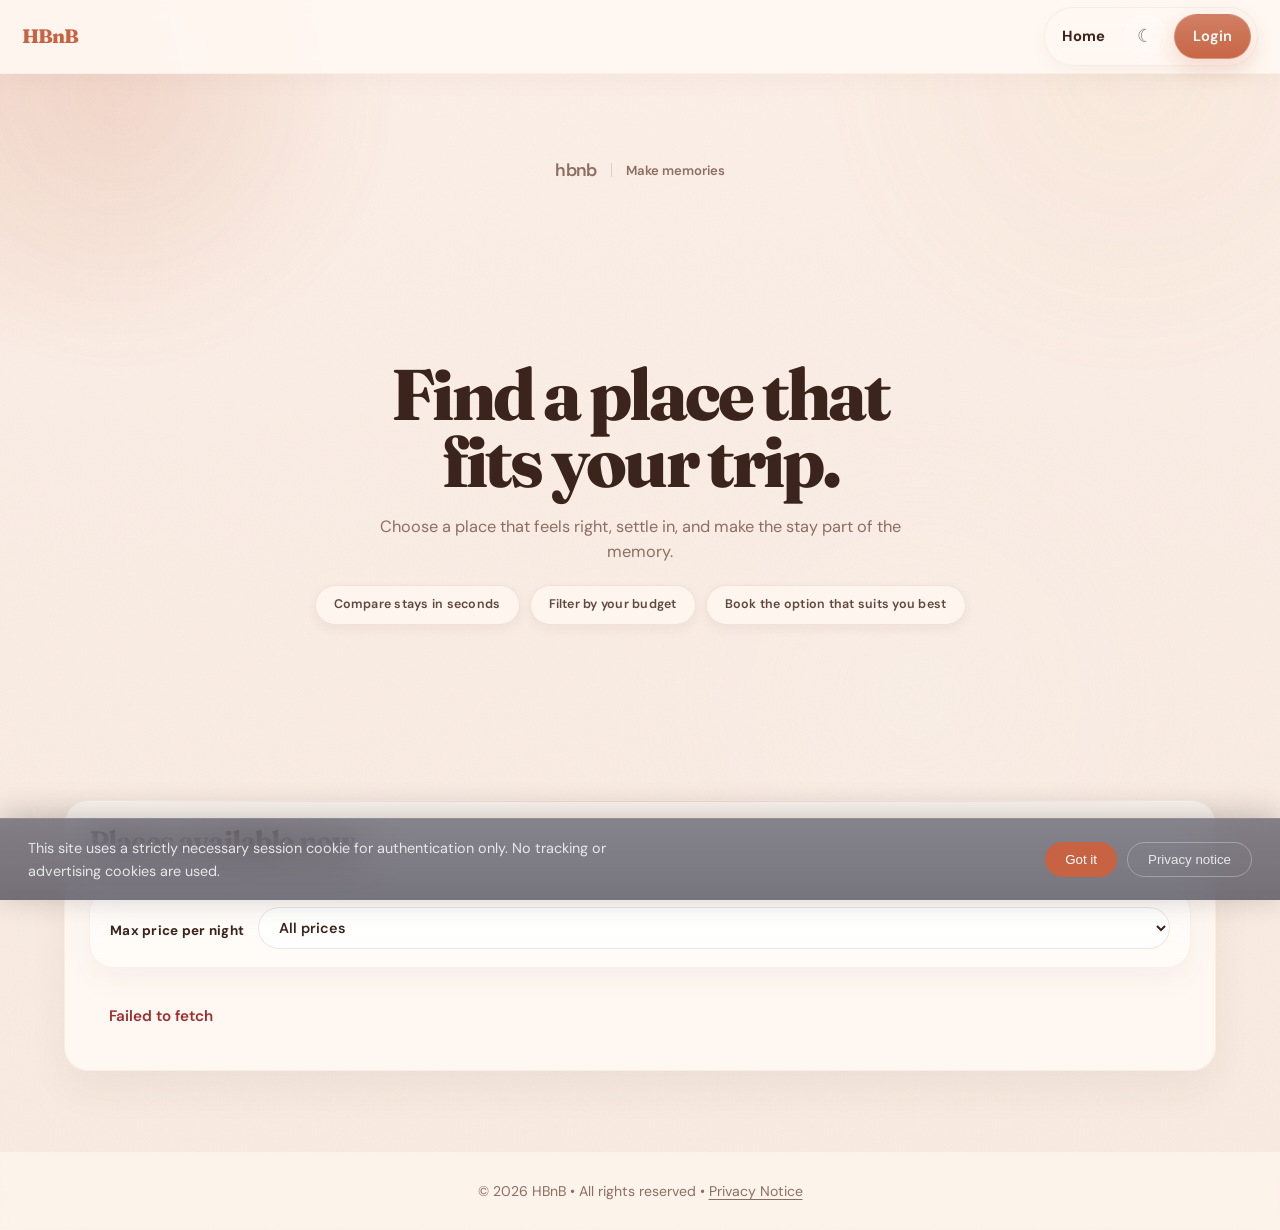
<file: part4/index.html>
<!DOCTYPE html>
<html lang="en">
<head>
    <meta charset="UTF-8">
    <meta name="viewport" content="width=device-width, initial-scale=1.0">
    <meta name="description" content="Browse and discover design-forward stays with HBnB.">
    <title>HBnB – Stay Somewhere Better</title>
    <link rel="icon" type="image/png" href="icon.png">
    <link rel="stylesheet" href="styles.css">
</head>
<body>
    <a href="#main-content" class="skip-link">Skip to main content</a>

    <header>
        <a href="index.html" class="logo-link">
            <span class="logo-name">HBnB</span>
        </a>
        <nav aria-label="Main navigation">
            <a href="index.html" aria-current="page">Home</a>
            <a href="add_place.html" id="add-place-link" hidden>Add Place</a>
            <a href="my_places.html" id="my-places-link" hidden>My Places</a>
            <a href="admin.html" id="admin-link" hidden>Admin</a>
            <button type="button" id="theme-toggle" class="theme-toggle" aria-pressed="false" aria-label="Switch to night mode">
                <span class="theme-toggle-icon" aria-hidden="true">☾</span>
            </button>
            <a href="login.html" id="login-link" class="login-button">Login</a>
            <button type="button" id="logout-button" class="logout-button" hidden>Log out</button>
        </nav>
    </header>

    <main id="main-content" class="home-layout home-layout--minimal" tabindex="-1">
        <section class="main-stage">
            <section class="hero hero--landscape hero--minimal" aria-labelledby="hero-heading" data-reveal="hero">
                <div class="hero-nav-line">
                    <span class="hero-brand">hbnb</span>
                    <span class="hero-line"></span>
                    <span class="hero-caption">Make memories</span>
                </div>
                <div class="hero-content hero-content--minimal">
                    <h1 id="hero-heading">Find a place that fits your trip.</h1>
                    <p class="hero-copy">Choose a place that feels right, settle in, and make the stay part of the memory.</p>
                    <div class="hero-minimal-meta" aria-label="HBnB highlights">
                        <span>Compare stays in seconds</span>
                        <span>Filter by your budget</span>
                        <span>Book the option that suits you best</span>
                    </div>
                </div>
                <div class="hero-scene" aria-hidden="true">
                    <div class="hero-waterline"></div>
                    <div class="hero-camp"></div>
                </div>
            </section>

            <section class="listing-panel listing-panel--minimal" aria-labelledby="listing-title" data-reveal="panel">
                <div class="listing-panel__header listing-panel__header--minimal">
                    <div>
                        <h2 id="listing-title">Places available now.</h2>
                    </div>
                </div>

                <section id="filter" class="filter-bar" aria-label="Filter places by price">
                    <label for="price-filter">Max price per night</label>
                    <select id="price-filter" name="price-filter">
                        <option value="all">All prices</option>
                        <option value="10">Up to $10</option>
                        <option value="50">Up to $50</option>
                        <option value="100">Up to $100</option>
                    </select>
                </section>

                <section id="places-list" class="places-grid" aria-label="Available places" aria-live="polite">
                    <p id="places-status" class="places-status" role="status" aria-live="polite" aria-atomic="true">Loading places...</p>
                </section>
            </section>
        </section>
    </main>

    <footer>
        <p>
            &copy; <span id="footer-year">2024</span> HBnB &bull; All rights reserved &bull;
            <button type="button" class="link-button" id="privacy-footer-btn">Privacy Notice</button>
        </p>
    </footer>

    <!-- GDPR cookie notice banner -->
    <div id="cookie-banner" class="hidden" role="region" aria-label="Cookie notice" aria-live="polite">
        <p>
            This site uses a strictly necessary session cookie for authentication only.
            No tracking or advertising cookies are used.
        </p>
        <div class="cookie-actions">
            <button type="button" class="btn-cookie-accept" id="cookie-accept">Got it</button>
            <button type="button" class="btn-cookie-more" id="cookie-more">Privacy notice</button>
        </div>
    </div>

    <!-- Privacy notice modal -->
    <dialog id="privacy-modal" aria-labelledby="privacy-modal-title">
        <div class="privacy-modal-topbar">
            <div>
                <p class="privacy-modal-kicker">Transparency first</p>
                <h2 id="privacy-modal-title">Privacy Notice</h2>
            </div>
            <button type="button" id="privacy-modal-close" class="privacy-modal-close" aria-label="Close privacy notice">
                <span aria-hidden="true">✕</span>
            </button>
        </div>
        <section>
            <h3>Data collected</h3>
            <p>
                When you sign in, we only use the information needed to open your session. Your
                email address and password are sent securely to our API, and a session token is
                then stored in your browser so you can stay connected while you browse.
            </p>
        </section>
        <section>
            <h3>Cookie used</h3>
            <p>
                We use a single cookie called <strong>token</strong>. It keeps your session active,
                expires after 1&nbsp;day, and is only there for authentication. It is not used for
                tracking, analytics, or advertising.
            </p>
        </section>
        <section>
            <h3>Your rights (GDPR / RGPD)</h3>
            <ul>
                <li>You can ask to access your personal data</li>
                <li>You can ask to correct inaccurate information</li>
                <li>You can ask to delete your data</li>
                <li>You can ask to receive your data in a portable format</li>
            </ul>
            <p>
                If you want to exercise one of these rights, contact the site administrator. You
                can also end your session at any time by logging out or clearing your browser
                cookies.
            </p>
        </section>
    </dialog>

    <script src="scripts.js"></script>
</body>
</html>
</file>
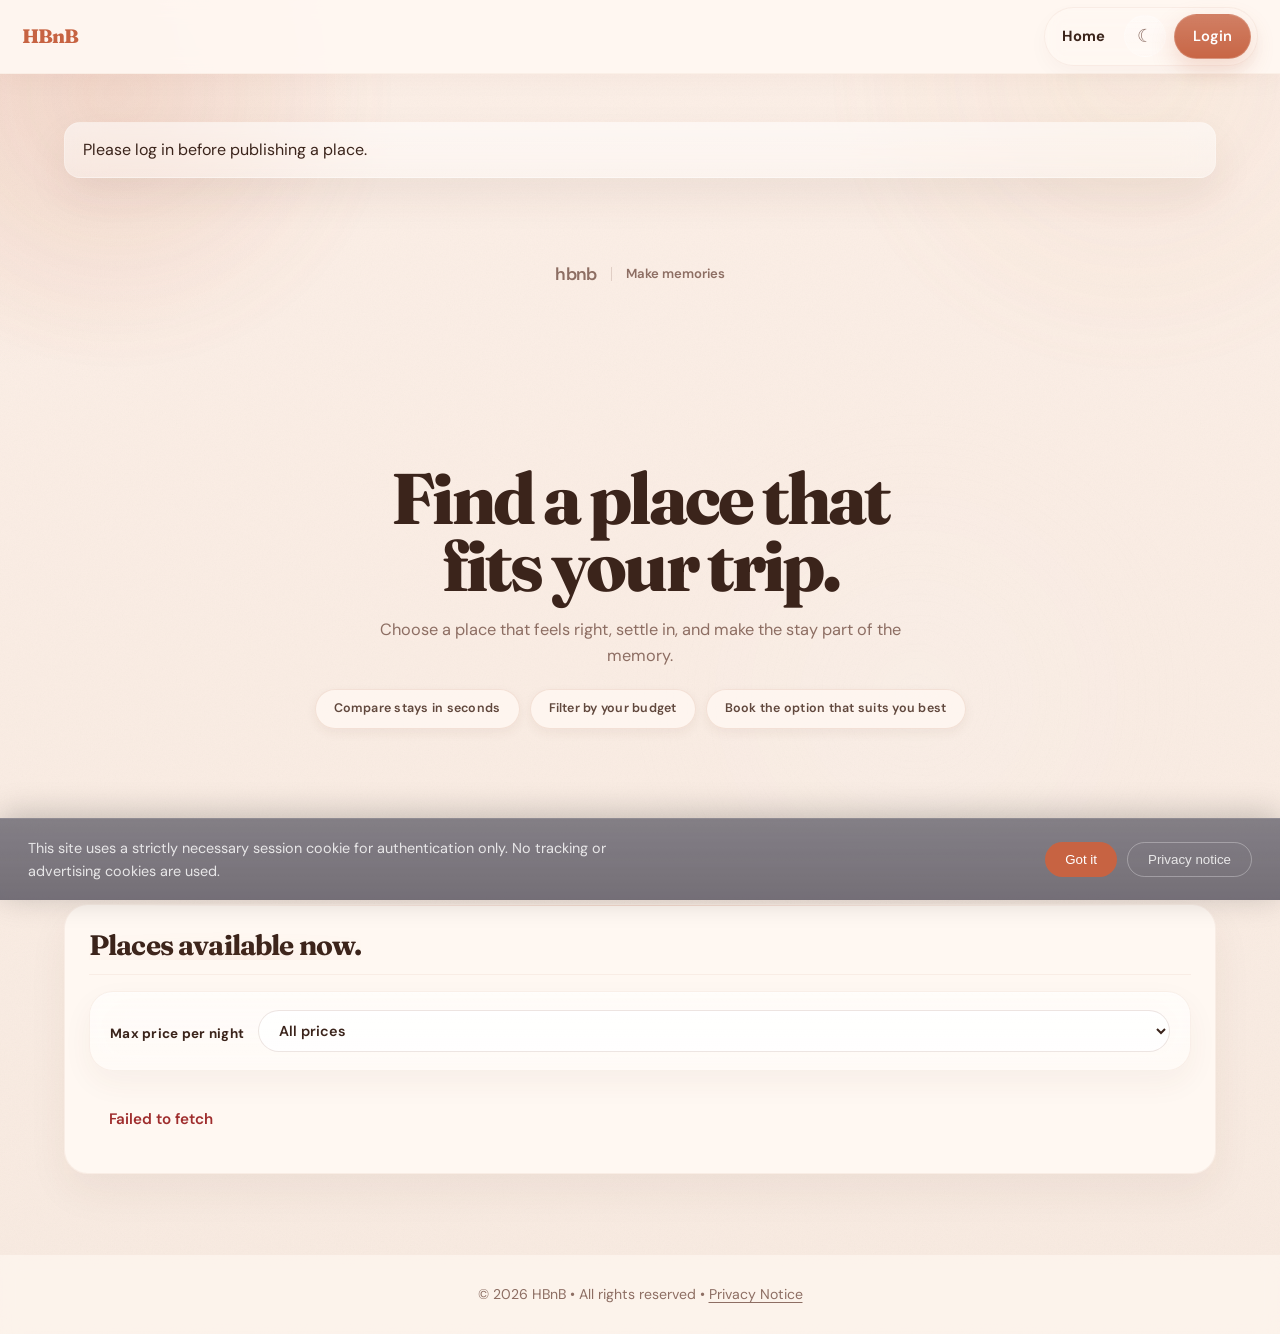
<file: part4/add_place.html>
<!DOCTYPE html>
<html lang="en">
<head>
    <meta charset="UTF-8">
    <meta name="viewport" content="width=device-width, initial-scale=1.0">
    <meta name="description" content="Publish a new place on HBnB.">
    <title>HBnB – Add Place</title>
    <link rel="icon" type="image/png" href="icon.png">
    <link rel="stylesheet" href="styles.css">
</head>
<body>
    <a href="#main-content" class="skip-link">Skip to main content</a>

    <header>
        <a href="index.html" class="logo-link">
            <span class="logo-name">HBnB</span>
        </a>
        <nav aria-label="Main navigation">
            <a href="index.html">Home</a>
            <a href="add_place.html" id="add-place-link" aria-current="page" hidden>Add Place</a>
            <a href="my_places.html" id="my-places-link" hidden>My Places</a>
            <a href="admin.html" id="admin-link" hidden>Admin</a>
            <button type="button" id="theme-toggle" class="theme-toggle" aria-pressed="false" aria-label="Switch to night mode">
                <span class="theme-toggle-icon" aria-hidden="true">☾</span>
            </button>
            <a href="login.html" id="login-link" class="login-button">Login</a>
            <button type="button" id="logout-button" class="logout-button" hidden>Log out</button>
        </nav>
    </header>

    <main id="main-content" class="page-shell" tabindex="-1">
        <section class="page-hero page-hero--compact" aria-labelledby="page-hero-place" data-reveal>
            <p class="eyebrow" id="place-page-kicker">Host a stay</p>
            <h1 id="page-hero-place">Share a place worth staying in.</h1>
            <p class="page-hero-copy" id="place-page-copy">Add the essentials, choose the amenities, and publish the place in a few steps.</p>
        </section>

        <section class="review-section" aria-labelledby="place-form-heading" data-reveal data-reveal-order="2">
            <form id="place-form" method="post" novalidate>
                <p class="form-kicker">New listing</p>
                <h2 id="place-form-heading">Add a Place</h2>
                <p class="form-copy" id="place-form-copy">Fill in the essentials and publish when it looks right.</p>
                <p id="place-message" class="form-message" aria-live="polite" aria-atomic="true" role="status"></p>

                <div class="place-form-grid">
                    <section class="review-form-panel" aria-labelledby="place-panel-main">
                        <div class="review-form-panel__header">
                            <p class="review-form-panel__kicker">Main details</p>
                            <h3 id="place-panel-main">The essentials</h3>
                        </div>

                        <label for="place-title">Title</label>
                        <input id="place-title" name="title" type="text" maxlength="100" required aria-required="true" placeholder="e.g. Light-filled apartment near Canal Saint-Martin">

                        <label for="place-description">Description</label>
                        <textarea id="place-description" name="description" rows="5" placeholder="Quiet one-bedroom stay with fast Wi-Fi, a small balcony, and an easy walk to cafés and transport."></textarea>

                        <div class="place-form-row">
                            <div>
                                <label for="place-price">Price per night</label>
                                <input id="place-price" name="price" type="text" inputmode="decimal" required aria-required="true" placeholder="145">
                            </div>
                            <div>
                                <label for="place-location-name">Location</label>
                                <input id="place-location-name" name="location_name" type="text" required aria-required="true" placeholder="Paris, France">
                            </div>
                        </div>

                        <div class="place-form-row">
                            <div>
                                <label for="place-latitude">Latitude</label>
                                <input id="place-latitude" name="latitude" type="text" inputmode="decimal" required aria-required="true" placeholder="48.86">
                            </div>
                            <div>
                                <label for="place-longitude">Longitude</label>
                                <input id="place-longitude" name="longitude" type="text" inputmode="decimal" required aria-required="true" placeholder="2.35">
                            </div>
                        </div>
                    </section>

                    <section class="review-form-panel review-form-panel--amenities" aria-labelledby="place-panel-amenities">
                        <div class="review-form-panel__header">
                            <p class="review-form-panel__kicker">Comforts</p>
                            <h3 id="place-panel-amenities">Amenities</h3>
                        </div>
                        <p class="star-hint">Choose as many as you want.</p>
                        <p id="amenities-status" class="places-status" role="status" aria-live="polite" aria-atomic="true">Loading amenities...</p>
                        <div id="amenities-options" class="amenities-options" aria-live="polite"></div>
                    </section>
                </div>

                <button type="submit" id="place-submit-button">Publish Place</button>
            </form>
        </section>
    </main>

    <footer>
        <p>
            &copy; <span id="footer-year">2024</span> HBnB &bull; All rights reserved &bull;
            <button type="button" class="link-button" id="privacy-footer-btn">Privacy Notice</button>
        </p>
    </footer>

    <div id="cookie-banner" class="hidden" role="region" aria-label="Cookie notice" aria-live="polite">
        <p>
            This site uses a strictly necessary session cookie for authentication only.
            No tracking or advertising cookies are used.
        </p>
        <div class="cookie-actions">
            <button type="button" class="btn-cookie-accept" id="cookie-accept">Got it</button>
            <button type="button" class="btn-cookie-more" id="cookie-more">Privacy notice</button>
        </div>
    </div>

    <dialog id="privacy-modal" aria-labelledby="privacy-modal-title">
        <div class="privacy-modal-topbar">
            <div>
                <p class="privacy-modal-kicker">Transparency first</p>
                <h2 id="privacy-modal-title">Privacy Notice</h2>
            </div>
            <button type="button" id="privacy-modal-close" class="privacy-modal-close" aria-label="Close privacy notice">
                <span aria-hidden="true">✕</span>
            </button>
        </div>
        <section>
            <h3>Data collected</h3>
            <p>
                When you sign in, we only use the information needed to open your session. Your
                email address and password are sent securely to our API, and a session token is
                then stored in your browser so you can stay connected while you browse.
            </p>
        </section>
        <section>
            <h3>Cookie used</h3>
            <p>
                We use a single cookie called <strong>token</strong>. It keeps your session active,
                expires after 1&nbsp;day, and is only there for authentication. It is not used for
                tracking, analytics, or advertising.
            </p>
        </section>
        <section>
            <h3>Your rights (GDPR / RGPD)</h3>
            <ul>
                <li>You can ask to access your personal data</li>
                <li>You can ask to correct inaccurate information</li>
                <li>You can ask to delete your data</li>
                <li>You can ask to receive your data in a portable format</li>
            </ul>
            <p>
                If you want to exercise one of these rights, contact the site administrator. You
                can also end your session at any time by logging out or clearing your browser
                cookies.
            </p>
        </section>
    </dialog>

    <script src="scripts.js"></script>
</body>
</html>
</file>
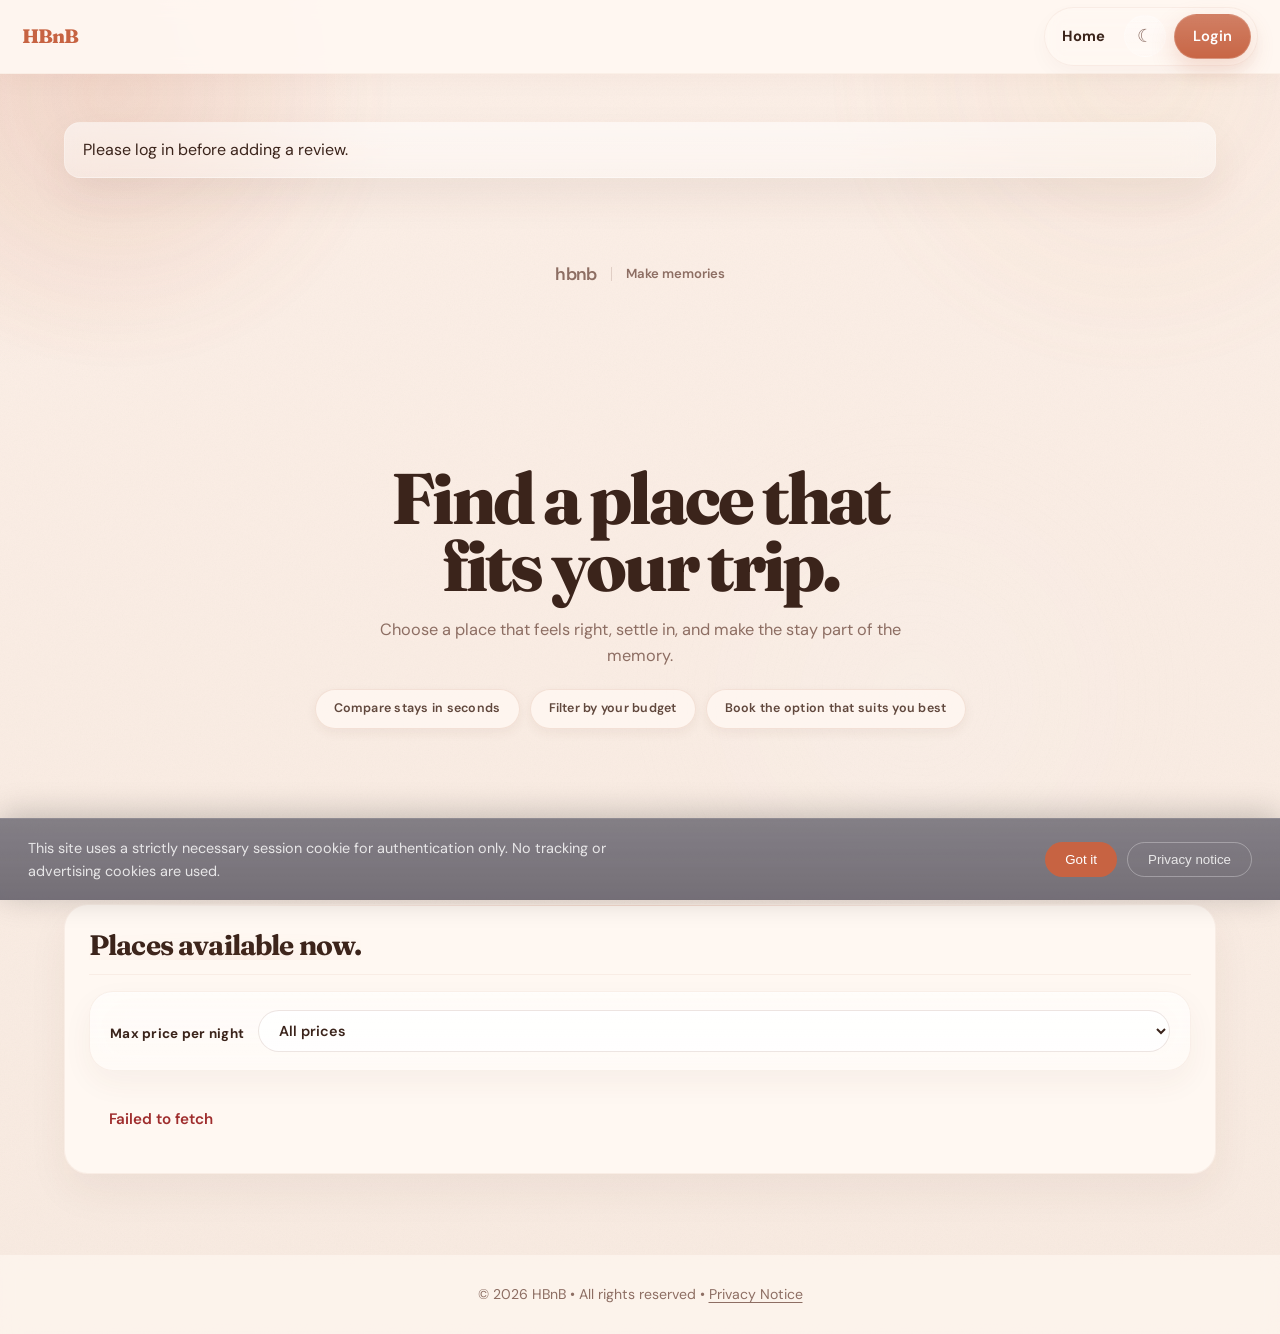
<file: part4/add_review.html>
<!DOCTYPE html>
<html lang="en">
<head>
    <meta charset="UTF-8">
    <meta name="viewport" content="width=device-width, initial-scale=1.0">
    <meta name="description" content="Write and submit a review for a place on HBnB.">
    <title>HBnB – Add Review</title>
    <link rel="icon" type="image/png" href="icon.png">
    <link rel="stylesheet" href="styles.css">
</head>
<body>
    <a href="#main-content" class="skip-link">Skip to main content</a>

    <header>
        <a href="index.html" class="logo-link">
            <span class="logo-name">HBnB</span>
        </a>
        <nav aria-label="Main navigation">
            <a href="index.html">Home</a>
            <a href="add_place.html" id="add-place-link" hidden>Add Place</a>
            <a href="my_places.html" id="my-places-link" hidden>My Places</a>
            <a href="admin.html" id="admin-link" hidden>Admin</a>
            <button type="button" id="theme-toggle" class="theme-toggle" aria-pressed="false" aria-label="Switch to night mode">
                <span class="theme-toggle-icon" aria-hidden="true">☾</span>
            </button>
            <a href="login.html" id="login-link" class="login-button">Login</a>
            <button type="button" id="logout-button" class="logout-button" hidden>Log out</button>
        </nav>
    </header>

    <main id="main-content" class="page-shell" tabindex="-1">
        <section class="page-hero page-hero--compact" aria-labelledby="page-hero-review" data-reveal>
            <p class="eyebrow">Your impression</p>
            <h1 id="page-hero-review">Share how the stay felt.</h1>
            <p class="page-hero-copy">A short, honest review is enough to help the next guest.</p>
        </section>

        <section class="review-section" aria-labelledby="review-heading" data-reveal data-reveal-order="2">
            <form id="review-form" class="form" method="post" novalidate>
                <p class="form-kicker">Leave a note</p>
                <h2 id="review-heading">Add a Review</h2>
                <p class="form-copy">
                    You are writing about <strong id="reviewed-place-name">this place</strong>.
                </p>
                <p id="review-message" class="form-message" aria-live="polite" aria-atomic="true" role="status"></p>

                <div class="review-form-grid">
                    <section class="review-form-panel review-form-panel--writing" aria-labelledby="writing-panel-title">
                        <div class="review-form-panel__header">
                            <p class="review-form-panel__kicker">A few words</p>
                            <h3 id="writing-panel-title">What stayed with you?</h3>
                        </div>
                        <label for="review">Your review</label>
                        <textarea
                            id="review"
                            name="review"
                            rows="6"
                            required
                            aria-required="true"
                            aria-describedby="review-message review-help"
                            placeholder="Share your experience…"
                        ></textarea>
                        <p id="review-help" class="visually-hidden">Write a few lines about the stay, then choose a rating from 1 to 5 stars.</p>
                    </section>

                    <section class="review-form-panel review-form-panel--rating" aria-labelledby="rating-panel-title">
                        <div class="review-form-panel__header">
                            <p class="review-form-panel__kicker">Your rating</p>
                            <h3 id="rating-panel-title">How would you rate it?</h3>
                        </div>
                        <fieldset class="star-rating-group" aria-describedby="rating-help review-message">
                            <legend>Rating</legend>
                            <div class="star-rating" role="group" aria-label="Select a rating from 1 to 5">
                                <input type="radio" id="star5" name="rating" value="5" required aria-required="true">
                                <label for="star5" title="5 – Excellent" aria-label="5 stars – Excellent">★</label>
                                <input type="radio" id="star4" name="rating" value="4">
                                <label for="star4" title="4 – Very good" aria-label="4 stars – Very good">★</label>
                                <input type="radio" id="star3" name="rating" value="3">
                                <label for="star3" title="3 – Good" aria-label="3 stars – Good">★</label>
                                <input type="radio" id="star2" name="rating" value="2">
                                <label for="star2" title="2 – Fair" aria-label="2 stars – Fair">★</label>
                                <input type="radio" id="star1" name="rating" value="1">
                                <label for="star1" title="1 – Poor" aria-label="1 star – Poor">★</label>
                            </div>
                            <span id="rating-help" class="star-hint">Choose the score that feels right.</span>
                        </fieldset>
                    </section>
                </div>

                <button type="submit" id="review-submit-button">Submit Review</button>
            </form>
        </section>
    </main>

    <footer>
        <p>
            &copy; <span id="footer-year">2024</span> HBnB &bull; All rights reserved &bull;
            <button type="button" class="link-button" id="privacy-footer-btn">Privacy Notice</button>
        </p>
    </footer>

    <!-- GDPR cookie notice banner -->
    <div id="cookie-banner" class="hidden" role="region" aria-label="Cookie notice" aria-live="polite">
        <p>
            This site uses a strictly necessary session cookie for authentication only.
            No tracking or advertising cookies are used.
        </p>
        <div class="cookie-actions">
            <button type="button" class="btn-cookie-accept" id="cookie-accept">Got it</button>
            <button type="button" class="btn-cookie-more" id="cookie-more">Privacy notice</button>
        </div>
    </div>

    <!-- Privacy notice modal -->
    <dialog id="privacy-modal" aria-labelledby="privacy-modal-title">
        <div class="privacy-modal-topbar">
            <div>
                <p class="privacy-modal-kicker">Transparency first</p>
                <h2 id="privacy-modal-title">Privacy Notice</h2>
            </div>
            <button type="button" id="privacy-modal-close" class="privacy-modal-close" aria-label="Close privacy notice">
                <span aria-hidden="true">✕</span>
            </button>
        </div>
        <section>
            <h3>Data collected</h3>
            <p>
                When you sign in, we only use the information needed to open your session. Your
                email address and password are sent securely to our API, and a session token is
                then stored in your browser so you can stay connected while you browse.
            </p>
        </section>
        <section>
            <h3>Cookie used</h3>
            <p>
                We use a single cookie called <strong>token</strong>. It keeps your session active,
                expires after 1&nbsp;day, and is only there for authentication. It is not used for
                tracking, analytics, or advertising.
            </p>
        </section>
        <section>
            <h3>Your rights (GDPR / RGPD)</h3>
            <ul>
                <li>You can ask to access your personal data</li>
                <li>You can ask to correct inaccurate information</li>
                <li>You can ask to delete your data</li>
                <li>You can ask to receive your data in a portable format</li>
            </ul>
            <p>
                If you want to exercise one of these rights, contact the site administrator. You
                can also end your session at any time by logging out or clearing your browser
                cookies.
            </p>
        </section>
    </dialog>

    <script src="scripts.js"></script>
</body>
</html>
</file>
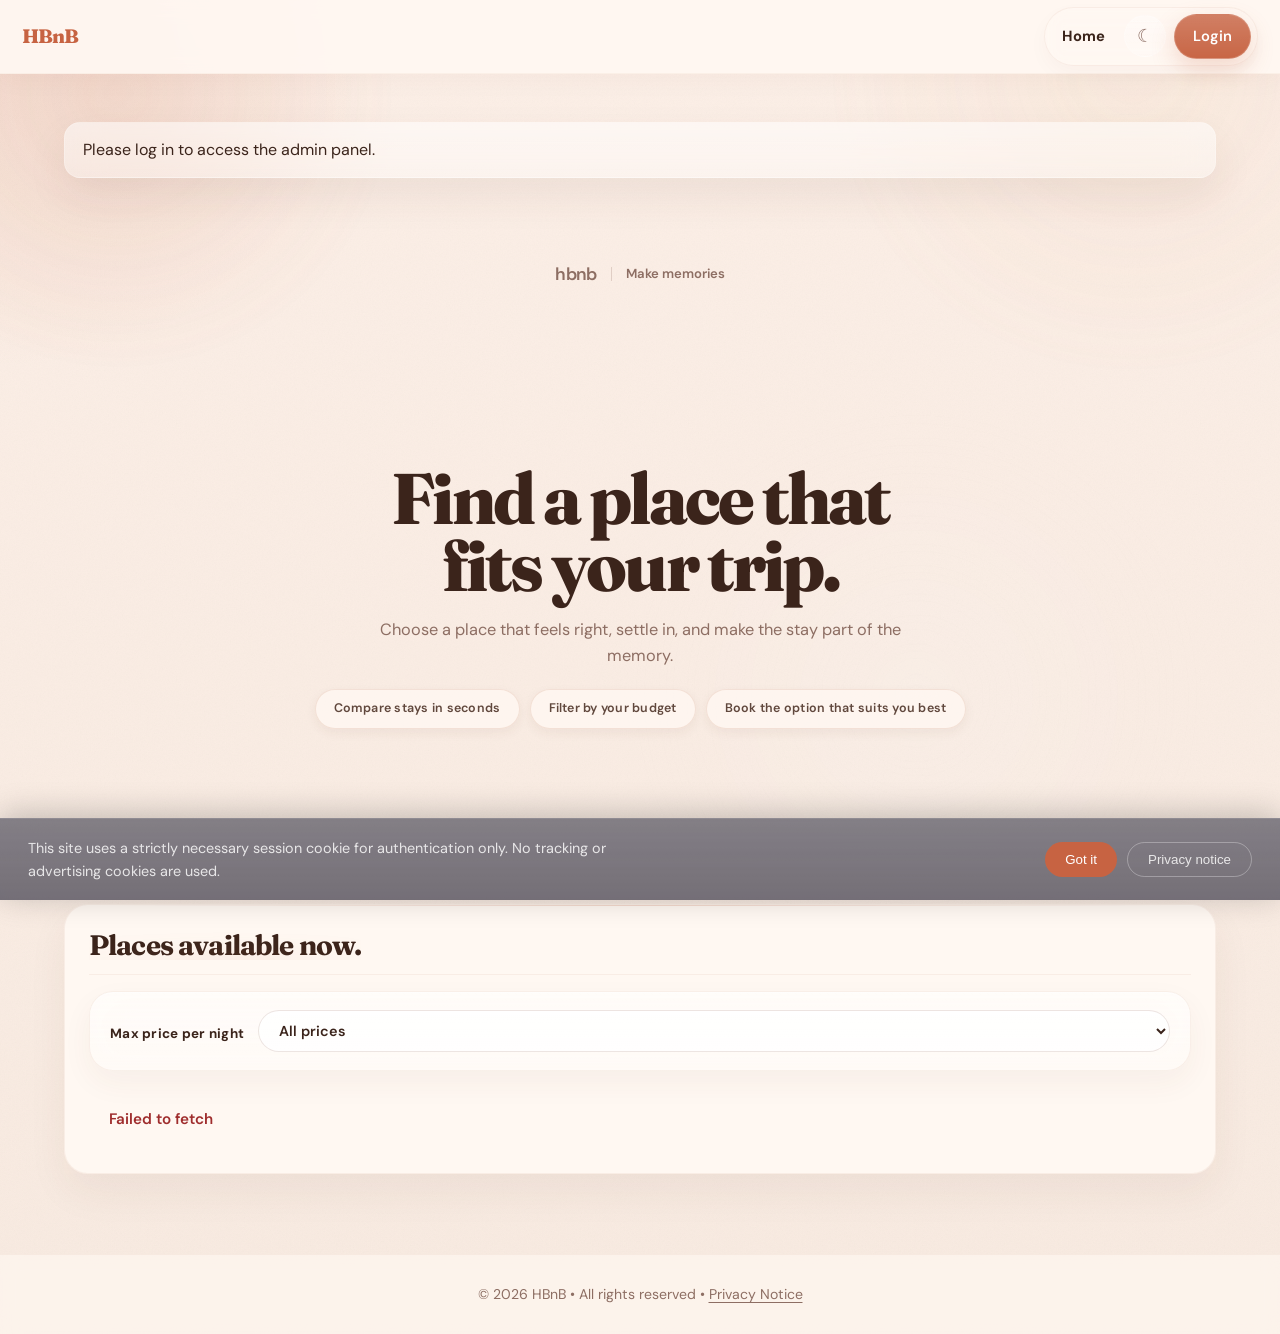
<file: part4/admin.html>
<!DOCTYPE html>
<html lang="en">
<head>
    <meta charset="UTF-8">
    <meta name="viewport" content="width=device-width, initial-scale=1.0">
    <meta name="description" content="HBnB administration panel — manage amenities and places.">
    <title>HBnB – Admin</title>
    <link rel="icon" type="image/png" href="icon.png">
    <link rel="stylesheet" href="styles.css">
</head>
<body>
    <a href="#main-content" class="skip-link">Skip to main content</a>

    <header>
        <a href="index.html" class="logo-link">
            <span class="logo-name">HBnB</span>
        </a>
        <nav aria-label="Main navigation">
            <a href="index.html">Home</a>
            <a href="add_place.html" id="add-place-link" hidden>Add Place</a>
            <a href="my_places.html" id="my-places-link" hidden>My Places</a>
            <a href="admin.html" id="admin-link" aria-current="page" hidden>Admin</a>
            <button type="button" id="theme-toggle" class="theme-toggle" aria-pressed="false" aria-label="Switch to night mode">
                <span class="theme-toggle-icon" aria-hidden="true">☾</span>
            </button>
            <a href="login.html" id="login-link" class="login-button">Login</a>
            <button type="button" id="logout-button" class="logout-button" hidden>Log out</button>
        </nav>
    </header>

    <main id="main-content" class="page-shell" tabindex="-1">
        <section class="page-hero page-hero--compact" aria-labelledby="admin-hero-heading" data-reveal>
            <p class="eyebrow">Administration</p>
            <h1 id="admin-hero-heading">Manage the platform.</h1>
            <p class="page-hero-copy">Add or remove amenities, oversee all listings, and keep the platform in order.</p>
        </section>

        <div class="listing-panel listing-panel--minimal" id="admin-shell">

            <!-- Tab bar -->
            <div class="admin-tabs" role="tablist" aria-label="Admin sections">
                <button class="admin-tab is-active" role="tab" aria-selected="true" aria-controls="tab-amenities" data-tab="amenities">Amenities</button>
                <button class="admin-tab" role="tab" aria-selected="false" aria-controls="tab-places" data-tab="places">Places</button>
            </div>

            <!-- Amenities panel -->
            <div id="tab-amenities" class="admin-panel" role="tabpanel">
                <div class="listing-panel__header listing-panel__header--minimal">
                    <div><h2>Amenities</h2></div>
                </div>

                <form id="admin-amenity-form" novalidate class="admin-add-form" aria-label="Add a new amenity">
                    <input
                        id="new-amenity-name"
                        type="text"
                        maxlength="50"
                        required
                        aria-required="true"
                        placeholder="New amenity name…"
                        aria-label="Amenity name"
                    >
                    <button type="submit" class="details-button">Add</button>
                </form>
                <p id="admin-amenities-message" class="form-message" aria-live="polite" aria-atomic="true" role="status"></p>

                <div id="admin-amenities-list" aria-live="polite">
                    <p id="admin-amenities-status" class="places-status" role="status" aria-live="polite" aria-atomic="true">Loading amenities…</p>
                </div>
            </div>

            <!-- Places panel -->
            <div id="tab-places" class="admin-panel" role="tabpanel" hidden>
                <div class="listing-panel__header listing-panel__header--minimal">
                    <div><h2>All places</h2></div>
                </div>
                <div id="admin-places-list" aria-live="polite">
                    <p id="admin-places-status" class="places-status" role="status" aria-live="polite" aria-atomic="true">Loading places…</p>
                </div>
            </div>

        </div>
    </main>

    <footer>
        <p>
            &copy; <span id="footer-year">2024</span> HBnB &bull; All rights reserved &bull;
            <button type="button" class="link-button" id="privacy-footer-btn">Privacy Notice</button>
        </p>
    </footer>

    <div id="cookie-banner" class="hidden" role="region" aria-label="Cookie notice" aria-live="polite">
        <p>
            This site uses a strictly necessary session cookie for authentication only.
            No tracking or advertising cookies are used.
        </p>
        <div class="cookie-actions">
            <button type="button" class="btn-cookie-accept" id="cookie-accept">Got it</button>
            <button type="button" class="btn-cookie-more" id="cookie-more">Privacy notice</button>
        </div>
    </div>

    <dialog id="privacy-modal" aria-labelledby="privacy-modal-title">
        <div class="privacy-modal-topbar">
            <div>
                <p class="privacy-modal-kicker">Transparency first</p>
                <h2 id="privacy-modal-title">Privacy Notice</h2>
            </div>
            <button type="button" id="privacy-modal-close" class="privacy-modal-close" aria-label="Close privacy notice">
                <span aria-hidden="true">✕</span>
            </button>
        </div>
        <section>
            <h3>Data collected</h3>
            <p>
                When you sign in, we only use the information needed to open your session. Your
                email address and password are sent securely to our API, and a session token is
                then stored in your browser so you can stay connected while you browse.
            </p>
        </section>
        <section>
            <h3>Cookie used</h3>
            <p>
                We use a single cookie called <strong>token</strong>. It keeps your session active,
                expires after 1&nbsp;day, and is only there for authentication. It is not used for
                tracking, analytics, or advertising.
            </p>
        </section>
        <section>
            <h3>Your rights (GDPR / RGPD)</h3>
            <ul>
                <li>You can ask to access your personal data</li>
                <li>You can ask to correct inaccurate information</li>
                <li>You can ask to delete your data</li>
                <li>You can ask to receive your data in a portable format</li>
            </ul>
            <p>
                If you want to exercise one of these rights, contact the site administrator. You
                can also end your session at any time by logging out or clearing your browser
                cookies.
            </p>
        </section>
    </dialog>

    <script src="scripts.js"></script>
</body>
</html>
</file>
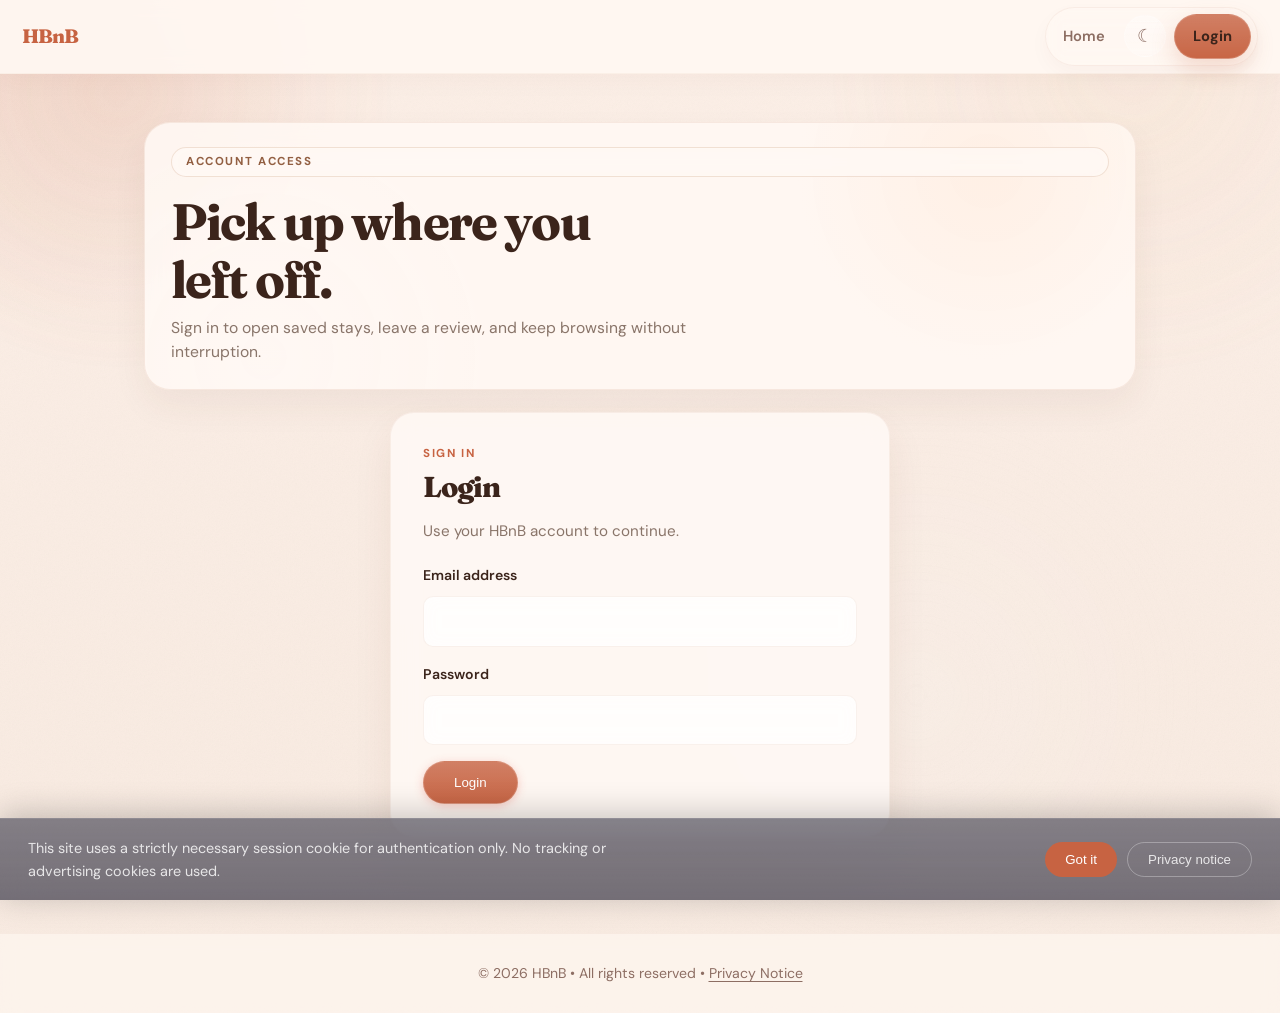
<file: part4/login.html>
<!DOCTYPE html>
<html lang="en">
<head>
    <meta charset="UTF-8">
    <meta name="viewport" content="width=device-width, initial-scale=1.0">
    <meta name="description" content="Log in to your HBnB account to book places and leave reviews.">
    <title>HBnB – Login</title>
    <link rel="icon" type="image/png" href="icon.png">
    <link rel="stylesheet" href="styles.css">
</head>
<body>
    <a href="#main-content" class="skip-link">Skip to main content</a>

    <header>
        <a href="index.html" class="logo-link">
            <span class="logo-name">HBnB</span>
        </a>
        <nav aria-label="Main navigation">
            <a href="index.html">Home</a>
            <a href="add_place.html" id="add-place-link" hidden>Add Place</a>
            <a href="my_places.html" id="my-places-link" hidden>My Places</a>
            <a href="admin.html" id="admin-link" hidden>Admin</a>
            <button type="button" id="theme-toggle" class="theme-toggle" aria-pressed="false" aria-label="Switch to night mode">
                <span class="theme-toggle-icon" aria-hidden="true">☾</span>
            </button>
            <a href="login.html" id="login-link" class="login-button" aria-current="page">Login</a>
            <button type="button" id="logout-button" class="logout-button" hidden>Log out</button>
        </nav>
    </header>

    <main id="main-content" class="page-shell" tabindex="-1">
        <section class="page-hero page-hero--compact" aria-labelledby="page-hero-login" data-reveal>
            <p class="eyebrow">Account access</p>
            <h1 id="page-hero-login">Pick up where you left off.</h1>
            <p class="page-hero-copy">Sign in to open saved stays, leave a review, and keep browsing without interruption.</p>
        </section>

        <section class="login-section" aria-labelledby="login-heading" data-reveal data-reveal-order="2">
            <form id="login-form" method="post" novalidate>
                <p class="form-kicker">Sign in</p>
                <h2 id="login-heading">Login</h2>
                <p class="form-copy">Use your HBnB account to continue.</p>
                <p id="login-message" class="form-message" aria-live="polite" aria-atomic="true" role="status"></p>

                <label for="email">Email address</label>
                <input
                    type="email"
                    id="email"
                    name="email"
                    autocomplete="email"
                    required
                    aria-required="true"
                    aria-describedby="login-message"
                >

                <label for="password">Password</label>
                <input
                    type="password"
                    id="password"
                    name="password"
                    autocomplete="current-password"
                    required
                    aria-required="true"
                    aria-describedby="login-message"
                >

                <button type="submit">Login</button>
            </form>
        </section>
    </main>

    <footer>
        <p>
            &copy; <span id="footer-year">2024</span> HBnB &bull; All rights reserved &bull;
            <button type="button" class="link-button" id="privacy-footer-btn">Privacy Notice</button>
        </p>
    </footer>

    <!-- GDPR cookie notice banner -->
    <div id="cookie-banner" class="hidden" role="region" aria-label="Cookie notice" aria-live="polite">
        <p>
            This site uses a strictly necessary session cookie for authentication only.
            No tracking or advertising cookies are used.
        </p>
        <div class="cookie-actions">
            <button type="button" class="btn-cookie-accept" id="cookie-accept">Got it</button>
            <button type="button" class="btn-cookie-more" id="cookie-more">Privacy notice</button>
        </div>
    </div>

    <!-- Privacy notice modal -->
    <dialog id="privacy-modal" aria-labelledby="privacy-modal-title">
        <div class="privacy-modal-topbar">
            <div>
                <p class="privacy-modal-kicker">Transparency first</p>
                <h2 id="privacy-modal-title">Privacy Notice</h2>
            </div>
            <button type="button" id="privacy-modal-close" class="privacy-modal-close" aria-label="Close privacy notice">
                <span aria-hidden="true">✕</span>
            </button>
        </div>
        <section>
            <h3>Data collected</h3>
            <p>
                When you sign in, we only use the information needed to open your session. Your
                email address and password are sent securely to our API, and a session token is
                then stored in your browser so you can stay connected while you browse.
            </p>
        </section>
        <section>
            <h3>Cookie used</h3>
            <p>
                We use a single cookie called <strong>token</strong>. It keeps your session active,
                expires after 1&nbsp;day, and is only there for authentication. It is not used for
                tracking, analytics, or advertising.
            </p>
        </section>
        <section>
            <h3>Your rights (GDPR / RGPD)</h3>
            <ul>
                <li>You can ask to access your personal data</li>
                <li>You can ask to correct inaccurate information</li>
                <li>You can ask to delete your data</li>
                <li>You can ask to receive your data in a portable format</li>
            </ul>
            <p>
                If you want to exercise one of these rights, contact the site administrator. You
                can also end your session at any time by logging out or clearing your browser
                cookies.
            </p>
        </section>
    </dialog>

    <script src="scripts.js"></script>
</body>
</html>
</file>
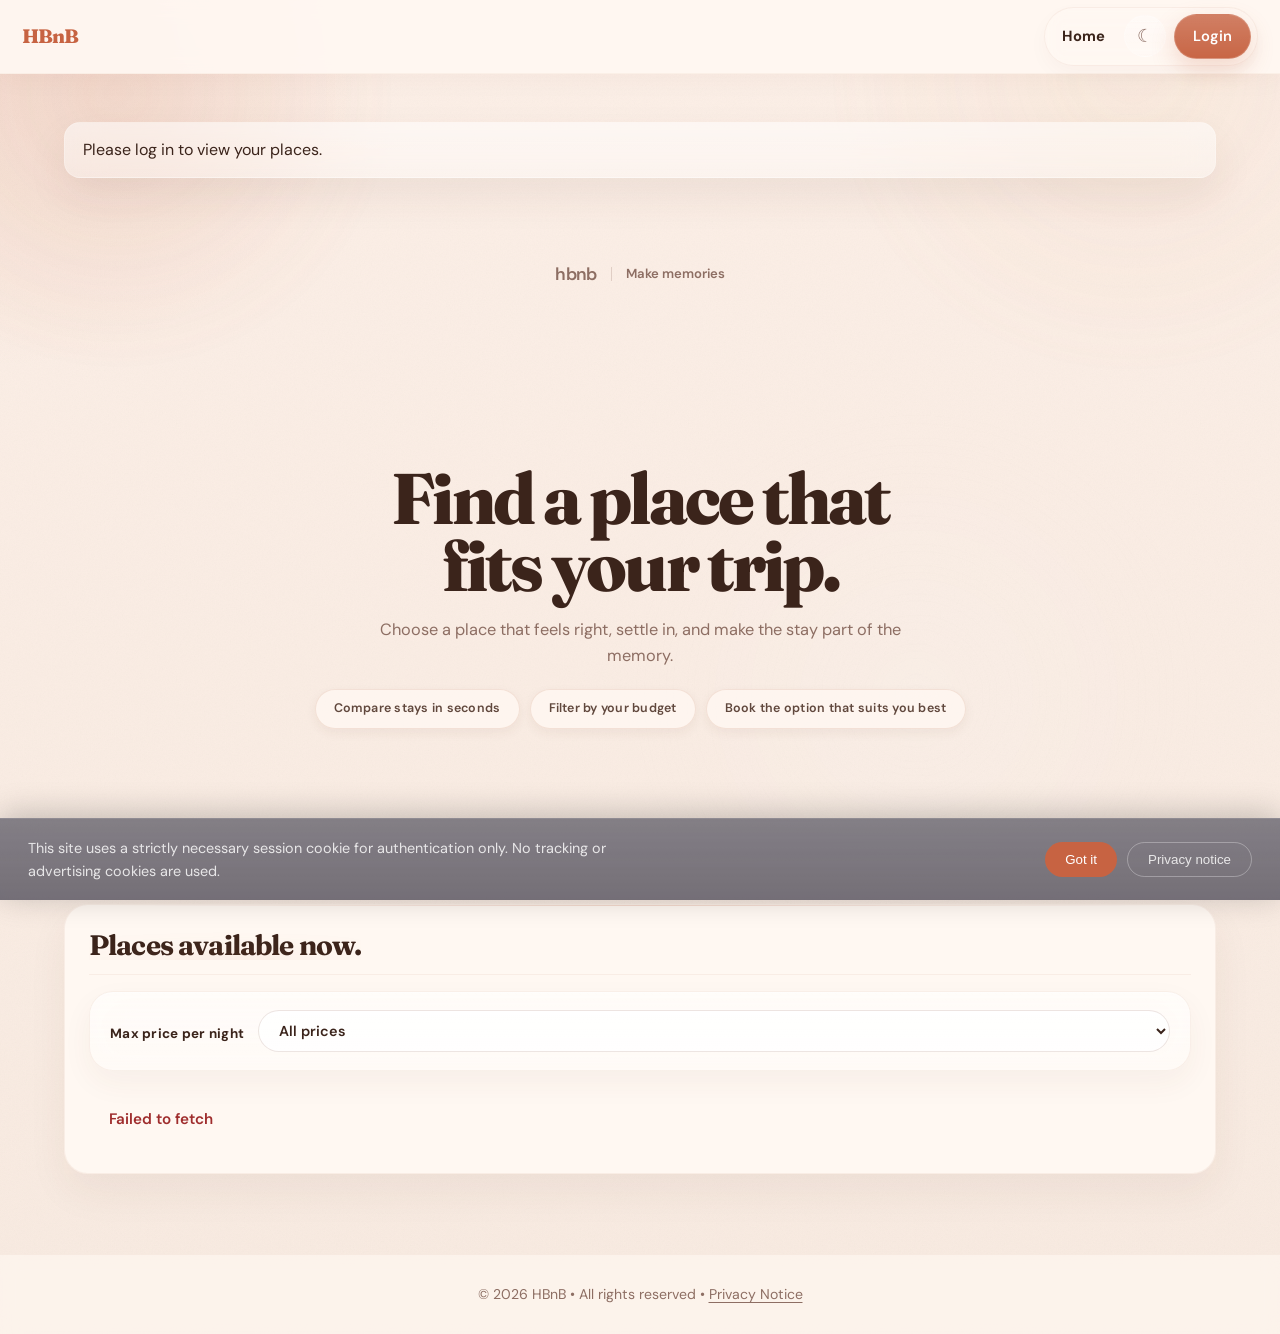
<file: part4/my_places.html>
<!DOCTYPE html>
<html lang="en">
<head>
    <meta charset="UTF-8">
    <meta name="viewport" content="width=device-width, initial-scale=1.0">
    <meta name="description" content="View and manage the places you created on HBnB.">
    <title>HBnB – My Places</title>
    <link rel="icon" type="image/png" href="icon.png">
    <link rel="stylesheet" href="styles.css">
</head>
<body>
    <a href="#main-content" class="skip-link">Skip to main content</a>

    <header>
        <a href="index.html" class="logo-link">
            <span class="logo-name">HBnB</span>
        </a>
        <nav aria-label="Main navigation">
            <a href="index.html">Home</a>
            <a href="add_place.html" id="add-place-link" hidden>Add Place</a>
            <a href="my_places.html" id="my-places-link" aria-current="page" hidden>My Places</a>
            <a href="admin.html" id="admin-link" hidden>Admin</a>
            <button type="button" id="theme-toggle" class="theme-toggle" aria-pressed="false" aria-label="Switch to night mode">
                <span class="theme-toggle-icon" aria-hidden="true">☾</span>
            </button>
            <a href="login.html" id="login-link" class="login-button">Login</a>
            <button type="button" id="logout-button" class="logout-button" hidden>Log out</button>
        </nav>
    </header>

    <main id="main-content" class="page-shell" tabindex="-1">
        <section class="page-hero page-hero--compact" aria-labelledby="my-places-hero" data-reveal>
            <h1 id="my-places-hero">Manage the places you host.</h1>
            <p class="page-hero-copy">Open a place, update its details, and keep your listings in shape.</p>
        </section>

        <section class="listing-panel listing-panel--minimal" aria-labelledby="my-places-heading">
            <div class="listing-panel__header listing-panel__header--minimal">
                <div>
                    <h2 id="my-places-heading">Your places.</h2>
                </div>
                <a href="add_place.html" class="details-button details-button--secondary">Add Place</a>
            </div>
            <section id="my-places-list" class="places-grid" aria-live="polite">
                <p id="my-places-status" class="places-status" role="status" aria-live="polite" aria-atomic="true">Loading your places...</p>
            </section>
        </section>
    </main>

    <footer>
        <p>
            &copy; <span id="footer-year">2024</span> HBnB &bull; All rights reserved &bull;
            <button type="button" class="link-button" id="privacy-footer-btn">Privacy Notice</button>
        </p>
    </footer>

    <div id="cookie-banner" class="hidden" role="region" aria-label="Cookie notice" aria-live="polite">
        <p>
            This site uses a strictly necessary session cookie for authentication only.
            No tracking or advertising cookies are used.
        </p>
        <div class="cookie-actions">
            <button type="button" class="btn-cookie-accept" id="cookie-accept">Got it</button>
            <button type="button" class="btn-cookie-more" id="cookie-more">Privacy notice</button>
        </div>
    </div>

    <dialog id="privacy-modal" aria-labelledby="privacy-modal-title">
        <div class="privacy-modal-topbar">
            <div>
                <p class="privacy-modal-kicker">Transparency first</p>
                <h2 id="privacy-modal-title">Privacy Notice</h2>
            </div>
            <button type="button" id="privacy-modal-close" class="privacy-modal-close" aria-label="Close privacy notice">
                <span aria-hidden="true">✕</span>
            </button>
        </div>
        <section>
            <h3>Data collected</h3>
            <p>
                When you sign in, we only use the information needed to open your session. Your
                email address and password are sent securely to our API, and a session token is
                then stored in your browser so you can stay connected while you browse.
            </p>
        </section>
        <section>
            <h3>Cookie used</h3>
            <p>
                We use a single cookie called <strong>token</strong>. It keeps your session active,
                expires after 1&nbsp;day, and is only there for authentication. It is not used for
                tracking, analytics, or advertising.
            </p>
        </section>
        <section>
            <h3>Your rights (GDPR / RGPD)</h3>
            <ul>
                <li>You can ask to access your personal data</li>
                <li>You can ask to correct inaccurate information</li>
                <li>You can ask to delete your data</li>
                <li>You can ask to receive your data in a portable format</li>
            </ul>
            <p>
                If you want to exercise one of these rights, contact the site administrator. You
                can also end your session at any time by logging out or clearing your browser
                cookies.
            </p>
        </section>
    </dialog>

    <script src="scripts.js"></script>
</body>
</html>
</file>
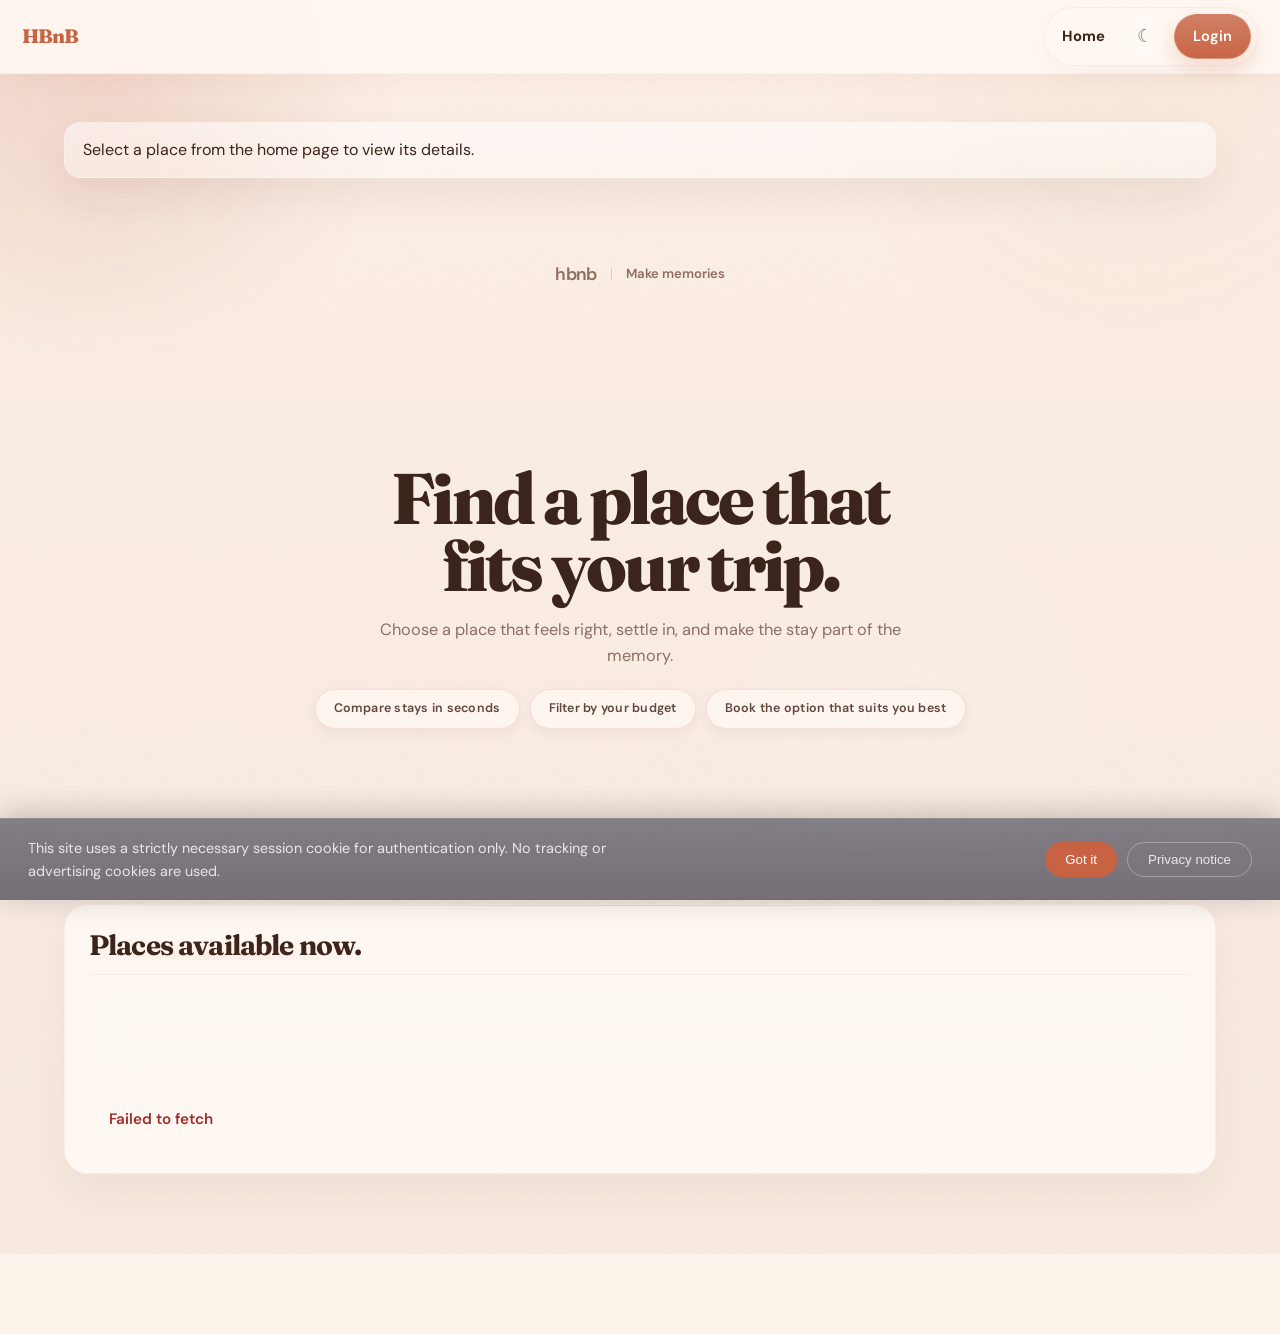
<file: part4/place.html>
<!DOCTYPE html>
<html lang="en">
<head>
    <meta charset="UTF-8">
    <meta name="viewport" content="width=device-width, initial-scale=1.0">
    <meta name="description" content="View detailed information about a place on HBnB, including amenities and reviews.">
    <title>HBnB – Place Details</title>
    <link rel="icon" type="image/png" href="icon.png">
    <link rel="stylesheet" href="styles.css">
</head>
<body>
    <a href="#main-content" class="skip-link">Skip to main content</a>

    <header>
        <a href="index.html" class="logo-link">
            <span class="logo-name">HBnB</span>
        </a>
        <nav aria-label="Main navigation">
            <a href="index.html">Home</a>
            <a href="add_place.html" id="add-place-link" hidden>Add Place</a>
            <a href="my_places.html" id="my-places-link" hidden>My Places</a>
            <a href="admin.html" id="admin-link" hidden>Admin</a>
            <button type="button" id="theme-toggle" class="theme-toggle" aria-pressed="false" aria-label="Switch to night mode">
                <span class="theme-toggle-icon" aria-hidden="true">☾</span>
            </button>
            <a href="login.html" id="login-link" class="login-button">Login</a>
            <button type="button" id="logout-button" class="logout-button" hidden>Log out</button>
        </nav>
    </header>

    <main id="main-content" class="page-shell" tabindex="-1">
        <section class="page-hero page-hero--detail" aria-labelledby="page-hero-detail" data-reveal>
            <div class="page-hero-topline">
                <h1 id="page-hero-detail">Loading place...</h1>
                <div id="place-hero-actions" class="place-hero-actions" hidden>
                    <div id="edit-place" class="add-review add-review--hero" hidden>
                        <a href="add_place.html" id="edit-place-link" class="details-button">Edit Place</a>
                    </div>
                    <div id="add-review" class="add-review add-review--hero" hidden>
                    <a href="add_review.html" id="add-review-link" class="details-button">Add Review</a>
                    </div>
                </div>
            </div>
            <p id="place-hero-description" class="page-hero-copy">Loading description...</p>
            <div id="place-hero-meta" class="place-hero-meta" aria-live="polite" aria-atomic="true">
                <span class="place-hero-chip">Loading host…</span>
                <span class="place-hero-chip">Loading price…</span>
                <span class="place-hero-chip">Loading amenities…</span>
            </div>
        </section>

        <section class="place-details" aria-labelledby="page-hero-detail" data-reveal data-reveal-order="2">
            <p id="place-status" class="places-status" role="status" aria-live="polite" aria-atomic="true">Loading place details...</p>
            <div id="place-details-content" class="place-info-grid" aria-live="polite"></div>
        </section>

        <section id="reviews" class="reviews-section" aria-labelledby="reviews-heading" data-reveal data-reveal-order="3">
            <div class="reviews-heading">
                <div>
                    <h2 id="reviews-heading">Reviews</h2>
                </div>
            </div>
            <div id="reviews-list" class="reviews-grid" aria-live="polite">
                <p id="reviews-status" class="places-status" role="status" aria-live="polite" aria-atomic="true">Loading reviews...</p>
            </div>
        </section>
    </main>

    <footer>
        <p>
            &copy; <span id="footer-year">2024</span> HBnB &bull; All rights reserved &bull;
            <button type="button" class="link-button" id="privacy-footer-btn">Privacy Notice</button>
        </p>
    </footer>

    <!-- GDPR cookie notice banner -->
    <div id="cookie-banner" class="hidden" role="region" aria-label="Cookie notice" aria-live="polite">
        <p>
            This site uses a strictly necessary session cookie for authentication only.
            No tracking or advertising cookies are used.
        </p>
        <div class="cookie-actions">
            <button type="button" class="btn-cookie-accept" id="cookie-accept">Got it</button>
            <button type="button" class="btn-cookie-more" id="cookie-more">Privacy notice</button>
        </div>
    </div>

    <!-- Privacy notice modal -->
    <dialog id="privacy-modal" aria-labelledby="privacy-modal-title">
        <div class="privacy-modal-topbar">
            <div>
                <p class="privacy-modal-kicker">Transparency first</p>
                <h2 id="privacy-modal-title">Privacy Notice</h2>
            </div>
            <button type="button" id="privacy-modal-close" class="privacy-modal-close" aria-label="Close privacy notice">
                <span aria-hidden="true">✕</span>
            </button>
        </div>
        <section>
            <h3>Data collected</h3>
            <p>
                When you sign in, we only use the information needed to open your session. Your
                email address and password are sent securely to our API, and a session token is
                then stored in your browser so you can stay connected while you browse.
            </p>
        </section>
        <section>
            <h3>Cookie used</h3>
            <p>
                We use a single cookie called <strong>token</strong>. It keeps your session active,
                expires after 1&nbsp;day, and is only there for authentication. It is not used for
                tracking, analytics, or advertising.
            </p>
        </section>
        <section>
            <h3>Your rights (GDPR / RGPD)</h3>
            <ul>
                <li>You can ask to access your personal data</li>
                <li>You can ask to correct inaccurate information</li>
                <li>You can ask to delete your data</li>
                <li>You can ask to receive your data in a portable format</li>
            </ul>
            <p>
                If you want to exercise one of these rights, contact the site administrator. You
                can also end your session at any time by logging out or clearing your browser
                cookies.
            </p>
        </section>
    </dialog>

    <script src="scripts.js"></script>
</body>
</html>
</file>
<file: part4/styles.css>
@import url('https://fonts.googleapis.com/css2?family=Fraunces:ital,opsz,wght@0,9..144,300;0,9..144,400;0,9..144,600;0,9..144,700;0,9..144,800;1,9..144,400;1,9..144,600&family=DM+Sans:ital,opsz,wght@0,9..40,300;0,9..40,400;0,9..40,500;0,9..40,600;0,9..40,700;1,9..40,400&display=swap');

/* =====================================================================
   Design tokens
   ===================================================================== */
:root {
  --bg:          #F8EAE0;
  --surface:     #FFF8F2;
  --surface-alt: #F6E5D9;
  --glass:       rgba(255, 255, 255, 0.26);
  --glass-strong:rgba(255, 255, 255, 0.46);
  --glass-stroke:rgba(255, 255, 255, 0.20);
  --glass-shadow:0 18px 42px rgba(93, 47, 34, 0.08);
  --text:        #3B241B;
  --text-soft:   #8D6E63;
  --text-muted:  #B28D7F;
  --border:      #ddd;
  --accent:      #C76342;
  --accent-hover:#A84A2D;
  --teal:        #556B5D;
  --teal-light:  #DDE8DB;
  --star:        #D98A2B;
  --hero-from:   #A14E31;
  --hero-to:     #6D2F23;
  --shadow-sm:   0 6px 18px rgba(93, 47, 34, 0.08);
  --shadow:      0 20px 45px rgba(93, 47, 34, 0.12);
  --shadow-lg:   0 30px 70px rgba(93, 47, 34, 0.18);
  --r:           16px;
  --r-sm:        10px;
  --r-full:      9999px;
  --font-display: 'Fraunces', 'Georgia', serif;
  --font-body:    'DM Sans', 'Avenir Next', 'Segoe UI', sans-serif;
}

body[data-theme="dark"] {
  --bg:          #120F12;
  --surface:     #1B171C;
  --surface-alt: #272029;
  --glass:       rgba(255, 255, 255, 0.035);
  --glass-strong:rgba(255, 255, 255, 0.06);
  --glass-stroke:rgba(255, 233, 219, 0.10);
  --glass-shadow:0 22px 52px rgba(0, 0, 0, 0.30);
  --text:        #F6EDE7;
  --text-soft:   #C8B4A7;
  --text-muted:  #91796F;
  --border:      rgba(255, 230, 214, 0.10);
  --accent:      #F08A5D;
  --accent-hover:#FFAA7A;
  --teal:        #8FA89A;
  --teal-light:  rgba(143, 168, 154, 0.14);
  --star:        #FFBE55;
  --hero-from:   #7C3728;
  --hero-to:     #1A1216;
  --shadow-sm:   0 10px 24px rgba(0,0,0,0.28);
  --shadow:      0 24px 56px rgba(0,0,0,0.42);
  --shadow-lg:   0 34px 84px rgba(0,0,0,0.52);
}

/* =====================================================================
   Reset & base
   ===================================================================== */
*, *::before, *::after { box-sizing: border-box; margin: 0; padding: 0; }

[hidden] { display: none !important; }

body {
  font-family: var(--font-body);
  background:
    url("data:image/svg+xml,<svg xmlns='http://www.w3.org/2000/svg' width='256' height='256'><filter id='n'><feTurbulence type='fractalNoise' baseFrequency='0.72' numOctaves='4' stitchTiles='stitch'/><feColorMatrix type='saturate' values='0'/></filter><rect width='256' height='256' filter='url(%23n)' opacity='0.046'/></svg>") center / 256px 256px,
    radial-gradient(circle at top left, rgba(199,99,66,0.12), transparent 20%),
    linear-gradient(180deg, #FCEFE6 0%, var(--bg) 100%);
  color: var(--text);
  line-height: 1.6;
  -webkit-font-smoothing: antialiased;
  position: relative;
}

body,
header,
footer,
.hero,
.hero-stage,
.hero-card-main,
.hero-card-float,
.place-card,
.place-info,
.review-card,
form,
.filter-bar,
.site-notice,
input,
textarea,
select,
.theme-toggle,
.login-button,
.details-button,
.logout-button,
.link-button,
#cookie-banner,
dialog {
  transition:
    background-color 420ms cubic-bezier(0.22, 1, 0.36, 1),
    background 420ms cubic-bezier(0.22, 1, 0.36, 1),
    color 320ms cubic-bezier(0.22, 1, 0.36, 1),
    border-color 320ms cubic-bezier(0.22, 1, 0.36, 1),
    box-shadow 420ms cubic-bezier(0.22, 1, 0.36, 1),
    transform 320ms cubic-bezier(0.22, 1, 0.36, 1);
}

body[data-theme="dark"] {
  background:
    url("data:image/svg+xml,<svg xmlns='http://www.w3.org/2000/svg' width='256' height='256'><filter id='n'><feTurbulence type='fractalNoise' baseFrequency='0.72' numOctaves='4' stitchTiles='stitch'/><feColorMatrix type='saturate' values='0'/></filter><rect width='256' height='256' filter='url(%23n)' opacity='0.06'/></svg>") center / 256px 256px,
    radial-gradient(circle at 12% 8%, rgba(240, 138, 93, 0.16), transparent 18%),
    radial-gradient(circle at 85% 18%, rgba(126, 72, 53, 0.24), transparent 24%),
    linear-gradient(180deg, #181216 0%, #120F12 55%, #0D0B0F 100%);
}

body::before {
  content: '';
  position: fixed;
  inset: -12% -10%;
  pointer-events: none;
  z-index: -1;
  opacity: 0.72;
  background:
    radial-gradient(circle at 16% 18%, rgba(199, 99, 66, 0.14), transparent 18%),
    radial-gradient(circle at 82% 16%, rgba(226, 174, 123, 0.12), transparent 20%),
    radial-gradient(circle at 68% 72%, rgba(255, 255, 255, 0.16), transparent 22%);
  filter: blur(12px);
  transform-origin: center;
  animation: ambient-drift 22s ease-in-out infinite alternate;
}

body[data-theme="dark"]::before {
  opacity: 0.68;
  background:
    radial-gradient(circle at 18% 18%, rgba(240, 138, 93, 0.18), transparent 18%),
    radial-gradient(circle at 84% 20%, rgba(126, 72, 53, 0.22), transparent 20%),
    radial-gradient(circle at 62% 76%, rgba(255, 233, 219, 0.08), transparent 22%);
  filter: blur(18px);
}

body::after {
  content: '';
  position: fixed;
  inset: 0;
  pointer-events: none;
  opacity: 0;
  background:
    radial-gradient(circle at 50% 42%, rgba(255, 197, 150, 0.18), transparent 28%),
    radial-gradient(circle at 50% 50%, rgba(255, 255, 255, 0.06), transparent 44%);
  transition: opacity 700ms cubic-bezier(0.22, 1, 0.36, 1);
  z-index: 999;
}

body.theme-transition::after {
  opacity: 1;
}

@keyframes ambient-drift {
  0% {
    transform: translate3d(0, 0, 0) scale(1);
  }
  50% {
    transform: translate3d(1.2%, -1.4%, 0) scale(1.04);
  }
  100% {
    transform: translate3d(-1.4%, 1.2%, 0) scale(1.06);
  }
}

a { color: inherit; text-decoration: none; }
img { display: block; max-width: 100%; }
button { cursor: pointer; }

h1, h2, h3 {
  font-family: var(--font-display);
  line-height: 1.12;
  letter-spacing: -0.03em;
  text-rendering: optimizeLegibility;
  font-feature-settings: 'ss01' 1, 'ss02' 1;
}

/* =====================================================================
   Skip link
   ===================================================================== */
.skip-link {
  position: absolute;
  top: -100%;
  left: 16px;
  padding: 12px 20px;
  background: var(--accent);
  color: #fff;
  border-radius: 0 0 12px 12px;
  font-weight: 700;
  z-index: 9999;
  text-decoration: none;
  transition: top 0.15s;
}
.skip-link:focus { top: 0; outline: 3px solid var(--text); }

.visually-hidden {
  position: absolute;
  width: 1px;
  height: 1px;
  padding: 0;
  margin: -1px;
  overflow: hidden;
  clip: rect(0, 0, 0, 0);
  white-space: nowrap;
  border: 0;
}

/* =====================================================================
   Focus
   ===================================================================== */
:focus-visible {
  outline: 2px solid var(--accent);
  outline-offset: 3px;
  border-radius: 4px;
}

/* =====================================================================
   Header
   ===================================================================== */
header {
  position: sticky;
  top: 0;
  z-index: 100;
  display: flex;
  align-items: center;
  justify-content: space-between;
  gap: 18px;
  padding: 0 22px;
  height: 74px;
  background: rgba(255, 248, 242, 0.92);
  border-bottom: 1px solid rgba(214, 171, 149, 0.10);
  box-shadow: 0 8px 24px rgba(93, 47, 34, 0.03);
  backdrop-filter: blur(10px) saturate(1.02);
  -webkit-backdrop-filter: blur(10px) saturate(1.02);
  transition:
    height 420ms cubic-bezier(0.22, 1, 0.36, 1),
    padding 420ms cubic-bezier(0.22, 1, 0.36, 1),
    background 420ms cubic-bezier(0.22, 1, 0.36, 1),
    box-shadow 420ms cubic-bezier(0.22, 1, 0.36, 1),
    border-color 320ms cubic-bezier(0.22, 1, 0.36, 1);
}

body[data-theme="dark"] header {
  background: rgba(18, 15, 18, 0.88);
  border-bottom: 1px solid rgba(255, 233, 219, 0.06);
  box-shadow: 0 10px 28px rgba(0,0,0,0.16);
}

body.header-condensed header {
  height: 58px;
  padding: 0 16px;
  background: rgba(255, 248, 242, 0.96);
  border-bottom-color: rgba(214, 171, 149, 0.16);
  box-shadow: 0 12px 30px rgba(93, 47, 34, 0.08);
}

body[data-theme="dark"].header-condensed header {
  background: rgba(18, 15, 18, 0.94);
  border-bottom-color: rgba(255, 233, 219, 0.08);
  box-shadow: 0 14px 32px rgba(0,0,0,0.24);
}

.logo-link {
  display: flex;
  align-items: center;
  gap: 0;
  flex-shrink: 0;
  text-decoration: none;
  min-width: 0;
  transition: opacity 240ms cubic-bezier(0.22, 1, 0.36, 1);
}

.logo {
  width: 32px;
  height: 32px;
  object-fit: contain;
  border-radius: 8px;
  transition: transform 320ms cubic-bezier(0.22, 1, 0.36, 1);
}

.logo-name {
  font-family: var(--font-display);
  font-size: 1.22rem;
  font-weight: 800;
  color: var(--accent);
  letter-spacing: -0.05em;
  font-variation-settings: 'WONK' 1;
  transition:
    opacity 260ms cubic-bezier(0.22, 1, 0.36, 1),
    transform 320ms cubic-bezier(0.22, 1, 0.36, 1);
}

body.header-condensed .logo {
  transform: scale(0.88);
}

body.header-condensed .logo-name {
  opacity: 0.72;
  transform: translateY(-1px) scale(0.96);
}

body.header-condensed .logo-link {
  opacity: 0.96;
}

/* =====================================================================
   Nav
   ===================================================================== */
nav {
  display: flex;
  align-items: center;
  gap: 8px;
  flex-wrap: nowrap;
  padding: 6px;
  border-radius: 999px;
  background: rgba(255, 248, 242, 0.54);
  border: 1px solid rgba(214, 171, 149, 0.14);
  box-shadow: 0 8px 20px rgba(93, 47, 34, 0.03);
  backdrop-filter: blur(10px) saturate(1.02);
  -webkit-backdrop-filter: blur(10px) saturate(1.02);
  transition:
    padding 320ms cubic-bezier(0.22, 1, 0.36, 1),
    background 320ms cubic-bezier(0.22, 1, 0.36, 1),
    border-color 320ms cubic-bezier(0.22, 1, 0.36, 1),
    box-shadow 320ms cubic-bezier(0.22, 1, 0.36, 1);
}

body[data-theme="dark"] nav {
  background: rgba(28, 23, 28, 0.74);
  border-color: rgba(255, 233, 219, 0.08);
  box-shadow: 0 10px 24px rgba(0,0,0,0.16);
}

body.header-condensed nav {
  padding: 4px;
}

nav a {
  padding: 8px 11px;
  border-radius: var(--r-full);
  color: var(--text-soft);
  font-size: 0.92rem;
  font-weight: 600;
  transition:
    background 0.18s,
    color 0.18s,
    padding 320ms cubic-bezier(0.22, 1, 0.36, 1),
    transform 320ms cubic-bezier(0.22, 1, 0.36, 1),
    opacity 240ms cubic-bezier(0.22, 1, 0.36, 1);
}
nav a:hover, nav a:focus-visible {
  background: rgba(255, 248, 242, 0.72);
  color: var(--text);
}

nav a:focus-visible,
.theme-toggle:focus-visible,
.logout-button:focus-visible,
.login-button:focus-visible,
.details-button:focus-visible {
  outline-offset: 2px;
  box-shadow: 0 0 0 5px rgba(199, 99, 66, 0.14);
}

nav a[aria-current="page"] {
  color: var(--text);
  font-weight: 700;
}

/* =====================================================================
   Buttons — spec-required classes + extras
   ===================================================================== */
.login-button,
.details-button {
  display: inline-flex;
  align-items: center;
  justify-content: center;
  padding: 10px 18px;
  border: none;
  border-radius: var(--r-full);
  background:
    linear-gradient(180deg, rgba(255,255,255,0.18), rgba(255,255,255,0.02)),
    var(--accent);
  border: 1px solid rgba(255,255,255,0.16);
  color: #fff;
  font: 600 0.9rem/1 inherit;
  box-shadow: 0 10px 24px rgba(199,99,66,0.22);
  transition: background 0.15s, transform 0.12s, box-shadow 0.15s;
  white-space: nowrap;
  cursor: pointer;
}
.login-button:hover, .details-button:hover,
.login-button:focus-visible, .details-button:focus-visible {
  background: var(--accent-hover);
  box-shadow: 0 4px 18px rgba(232,97,74,0.4);
  transform: translateY(-1px);
}

button[type="submit"] {
  display: inline-flex;
  align-items: center;
  justify-content: center;
  padding: 13px 30px;
  border: none;
  border-radius: var(--r-full);
  background:
    linear-gradient(180deg, rgba(255,255,255,0.18), rgba(255,255,255,0.02)),
    var(--accent);
  border: 1px solid rgba(255,255,255,0.16);
  color: #fff;
  font: 600 1rem/1 inherit;
  box-shadow: 0 2px 10px rgba(232,97,74,0.3);
  cursor: pointer;
  transition: background 0.15s, transform 0.12s, box-shadow 0.15s;
  width: fit-content;
}
button[type="submit"]:hover {
  background: var(--accent-hover);
  box-shadow: 0 12px 28px rgba(199,99,66,0.28);
  transform: translateY(-1px);
}
button[type="submit"]:disabled {
  opacity: 0.55;
  cursor: not-allowed;
  transform: none;
}

.logout-button {
  display: inline-flex;
  align-items: center;
  justify-content: center;
  min-height: 42px;
  padding: 10px 18px;
  background:
    linear-gradient(180deg, rgba(255,255,255,0.18), rgba(255,255,255,0.02)),
    var(--accent);
  border: 1px solid rgba(255,255,255,0.16);
  cursor: pointer;
  font: 600 0.9rem/1 inherit;
  color: #fff;
  border-radius: var(--r-full);
  box-shadow: 0 10px 24px rgba(199,99,66,0.22);
  transition: background 0.15s, color 0.15s, transform 0.12s, box-shadow 0.15s;
  white-space: nowrap;
}
.logout-button:hover, .logout-button:focus-visible {
  background: var(--accent-hover);
  color: #fff;
  box-shadow: 0 4px 18px rgba(232,97,74,0.4);
  transform: translateY(-1px);
}

#login-link,
#logout-button,
#theme-toggle {
  flex-shrink: 0;
}

.theme-toggle {
  display: inline-flex;
  align-items: center;
  justify-content: center;
  width: 42px;
  height: 42px;
  background:
    linear-gradient(180deg, rgba(255,255,255,0.26), rgba(255,255,255,0.08)),
    rgba(255,255,255,0.12);
  border: 1px solid var(--glass-stroke);
  cursor: pointer;
  color: var(--text-soft);
  padding: 0;
  border-radius: 50%;
  transition:
    background 320ms cubic-bezier(0.22, 1, 0.36, 1),
    color 220ms cubic-bezier(0.22, 1, 0.36, 1),
    border-color 220ms cubic-bezier(0.22, 1, 0.36, 1),
    transform 320ms cubic-bezier(0.22, 1, 0.36, 1),
    box-shadow 320ms cubic-bezier(0.22, 1, 0.36, 1);
}

body.header-condensed nav a,
body.header-condensed .logout-button,
body.header-condensed .login-button {
  padding-top: 7px;
  padding-bottom: 7px;
}

body.header-condensed .logout-button,
body.header-condensed .login-button {
  min-height: 38px;
}

body.header-condensed nav a {
  transform: translateY(-0.5px);
}

body.header-condensed .theme-toggle {
  width: 38px;
  height: 38px;
  transform: scale(0.94);
}
.theme-toggle:hover,
.theme-toggle:focus-visible {
  background: var(--surface-alt);
  color: var(--text);
  border-color: rgba(129, 72, 54, 0.12);
  transform: translateY(-1px);
}
.theme-toggle-icon {
  font-size: 1.1rem;
  line-height: 1;
  display: inline-block;
  transform-origin: center;
  transition:
    transform 520ms cubic-bezier(0.22, 1, 0.36, 1),
    opacity 280ms ease;
}

.theme-toggle--animate {
  animation: theme-toggle-pop 900ms cubic-bezier(0.22, 1, 0.36, 1);
}

.theme-toggle--animate .theme-toggle-icon {
  animation: theme-toggle-spin 900ms cubic-bezier(0.22, 1, 0.36, 1);
}

body[data-theme="dark"] .theme-toggle:hover,
body[data-theme="dark"] .theme-toggle:focus-visible {
  border-color: rgba(255, 230, 214, 0.08);
}

body[data-theme="dark"] .theme-toggle {
  background: rgba(255,255,255,0.04);
  border-color: rgba(255, 230, 214, 0.08);
  color: #FFD29D;
  box-shadow: 0 8px 18px rgba(0,0,0,0.18);
}

@keyframes theme-toggle-pop {
  0% {
    transform: scale(1);
    box-shadow: 0 0 0 rgba(240, 138, 93, 0);
  }
  18% {
    transform: scale(0.94);
    box-shadow: 0 0 0 0 rgba(240, 138, 93, 0.16);
  }
  52% {
    transform: scale(1.06);
    box-shadow: 0 0 0 14px rgba(240, 138, 93, 0.12);
  }
  100% {
    transform: scale(1);
    box-shadow: 0 0 0 0 rgba(240, 138, 93, 0);
  }
}

@keyframes theme-toggle-spin {
  0% {
    transform: rotate(0deg) scale(1);
    opacity: 1;
  }
  40% {
    transform: rotate(155deg) scale(0.72);
    opacity: 0.7;
  }
  100% {
    transform: rotate(360deg) scale(1);
    opacity: 1;
  }
}

@media (prefers-reduced-motion: reduce) {
  body::before {
    animation: none !important;
  }

  .theme-toggle,
  .theme-toggle-icon,
  .theme-toggle--animate,
  .theme-toggle--animate .theme-toggle-icon {
    animation: none !important;
    transition: none !important;
  }

  .hero--landscape::after,
  .hero-nav-line,
  .hero--minimal .eyebrow,
  .hero--minimal h1,
  .hero--minimal .hero-copy,
  .hero--minimal .hero-minimal-meta,
  .hero-search-shell,
  .hero-content--overlay,
  .listing-panel,
  .discovery-rail,
  .rail-feature-card--tall,
  .rail-cluster,
  .hero-search-action,
  .hero-camp,
  .hero-camp::before {
    animation: none !important;
  }
}

.link-button {
  background: transparent;
  border: none;
  cursor: pointer;
  font: inherit;
  color: var(--text-soft);
  padding: 0;
  border-radius: 2px;
  text-decoration: underline;
  text-underline-offset: 3px;
}
.link-button:hover, .link-button:focus-visible { color: var(--text); }

/* =====================================================================
   Layout
   ===================================================================== */
main {
  max-width: 1200px;
  margin: 0 auto;
  padding: 48px 24px 80px;
}

.home-layout {
  display: grid;
  grid-template-columns: 260px minmax(0, 1fr);
  gap: 24px;
  align-items: start;
}

.home-layout--minimal {
  grid-template-columns: minmax(0, 1fr);
}

.discovery-rail {
  padding: 18px 16px 22px;
  border-radius: 24px;
  background: linear-gradient(180deg, #111111 0%, #050505 100%);
  color: #f5eee9;
  box-shadow: var(--shadow-lg);
  position: sticky;
  top: 96px;
}

.rail-kicker {
  font-size: 0.78rem;
  color: rgba(255,255,255,0.64);
  max-width: 20ch;
  margin-bottom: 22px;
}

.rail-cluster + .rail-cluster {
  margin-top: 24px;
}

.rail-cluster__header h2 {
  font-size: 0.96rem;
  color: #fff;
  margin-bottom: 4px;
}

.rail-cluster__header p {
  font-size: 0.82rem;
  color: rgba(255,255,255,0.56);
  margin-bottom: 14px;
}

.rail-feature-card,
.rail-mini-card {
  border-radius: 18px;
  overflow: hidden;
  background: rgba(255,255,255,0.04);
  border: 1px solid rgba(255,255,255,0.06);
}

.rail-feature-card--tall {
  margin-bottom: 24px;
}

.rail-feature-card__image {
  width: 100%;
  min-height: 160px;
  background-size: cover;
  background-position: center;
}

.rail-feature-card--tall .rail-feature-card__image {
  min-height: 200px;
}

.rail-feature-card--wide .rail-feature-card__image {
  min-height: 130px;
}

.rail-feature-card__image--lake {
  background:
    linear-gradient(180deg, rgba(8, 10, 14, 0.05), rgba(8, 10, 14, 0.68)),
    linear-gradient(135deg, #93a6b0 0%, #5f7077 26%, #26383d 56%, #101112 100%);
}

.rail-feature-card__image--villa {
  background:
    linear-gradient(180deg, rgba(28, 24, 18, 0.08), rgba(28, 24, 18, 0.66)),
    linear-gradient(135deg, #8fb2a3 0%, #62846f 26%, #3e5648 60%, #182018 100%);
}

.rail-feature-card__image--cabin {
  background:
    linear-gradient(180deg, rgba(18, 15, 12, 0.10), rgba(18, 15, 12, 0.68)),
    linear-gradient(135deg, #b8aa8d 0%, #86765f 30%, #3d3429 64%, #171310 100%);
}

.rail-feature-card__image--sunset {
  background:
    linear-gradient(180deg, rgba(45, 18, 14, 0.08), rgba(45, 18, 14, 0.6)),
    linear-gradient(135deg, #f3b37b 0%, #d57754 35%, #673124 65%, #140d0d 100%);
}

.rail-feature-card__meta,
.rail-mini-card {
  padding: 14px;
}

.rail-label {
  font-size: 0.7rem;
  letter-spacing: 0.12em;
  text-transform: uppercase;
  color: rgba(255,255,255,0.54);
  margin-bottom: 6px;
}

.rail-feature-card__meta h2,
.rail-feature-card__meta h3,
.rail-mini-card h3 {
  color: #fff;
  margin-bottom: 4px;
}

.rail-feature-card__meta p,
.rail-mini-card p {
  color: rgba(255,255,255,0.64);
  font-size: 0.82rem;
}

.rail-mini-grid {
  display: grid;
  grid-template-columns: 1fr 1fr;
  gap: 12px;
}

.rail-mini-card__image {
  border-radius: 14px;
  height: 94px;
  margin-bottom: 12px;
}

.main-stage {
  display: grid;
  gap: 22px;
}

.home-layout--minimal .main-stage {
  gap: 0;
}

.home-layout--minimal .main-stage::after {
  content: '';
  display: block;
  height: 96px;
  margin-top: -96px;
  background:
    linear-gradient(180deg, rgba(248, 234, 224, 0) 0%, rgba(248, 234, 224, 0.9) 58%, var(--bg) 100%);
  pointer-events: none;
}

.page-shell {
  display: grid;
  gap: 18px;
  max-width: 1040px;
  margin: 0 auto;
}

.page-shell .listing-panel--minimal {
  margin-top: 0;
  transform: none;
}

.page-hero {
  position: relative;
  overflow: hidden;
  padding: 24px 26px;
  border-radius: 26px;
  background:
    linear-gradient(180deg, rgba(255,255,255,0.22), rgba(255,255,255,0.08)),
    var(--glass);
  border: 1px solid rgba(214, 171, 149, 0.12);
  box-shadow: 0 16px 36px rgba(93, 47, 34, 0.06);
  backdrop-filter: blur(16px) saturate(1.04);
  -webkit-backdrop-filter: blur(16px) saturate(1.04);
}

body:not([data-theme="dark"]) .page-hero {
  background: rgba(255, 249, 244, 0.88);
  border-color: rgba(210, 158, 133, 0.18);
}

.page-hero::before {
  content: '';
  position: absolute;
  inset: 0;
  background:
    radial-gradient(circle at 85% 18%, rgba(255, 207, 170, 0.18), transparent 22%),
    radial-gradient(circle at 12% 88%, rgba(255,255,255,0.16), transparent 26%);
  pointer-events: none;
}

.page-hero > * {
  position: relative;
  z-index: 1;
}

.page-hero h1 {
  font-size: clamp(2rem, 4.2vw, 3.2rem);
  color: var(--text);
  letter-spacing: -0.036em;
  max-width: 14ch;
  margin-bottom: 8px;
  font-variation-settings: 'WONK' 1;
}

.page-hero-copy {
  max-width: 52ch;
  color: var(--text-soft);
  font-size: 0.98rem;
  line-height: 1.55;
}

.page-hero--compact {
  min-height: 164px;
  display: grid;
  align-content: end;
}

.page-hero--detail {
  min-height: 220px;
  display: grid;
  align-content: end;
}

.page-hero-topline {
  display: flex;
  align-items: flex-start;
  justify-content: space-between;
  gap: 20px;
  flex-wrap: wrap;
}

.review-hero-context {
  margin-top: 16px;
  color: var(--text-soft);
  font-size: 0.92rem;
  font-weight: 600;
}

body:not([data-theme="dark"]) .page-hero .eyebrow {
  background: rgba(255, 249, 244, 0.88);
  border: 1px solid rgba(215, 175, 151, 0.34);
  color: rgba(142, 88, 58, 0.96);
  backdrop-filter: blur(12px) saturate(1.04);
  -webkit-backdrop-filter: blur(12px) saturate(1.04);
}

body:not([data-theme="dark"]) .review-hero-context { color: rgba(74, 47, 35, 0.78); }

footer {
  padding: 28px 32px;
  text-align: center;
  color: var(--text-soft);
  font-size: 0.88rem;
  border-top: 1px solid rgba(214, 171, 149, 0.12);
  background: rgba(255, 248, 242, 0.62);
  backdrop-filter: blur(10px) saturate(1.02);
  -webkit-backdrop-filter: blur(10px) saturate(1.02);
}
footer a, footer .link-button { color: var(--text-soft); }
footer a:hover, footer .link-button:hover { color: var(--text); }

/* =====================================================================
   Hero (index)
   ===================================================================== */
.hero {
  position: relative;
  isolation: isolate;
  overflow: hidden;
  display: grid;
  grid-template-columns: minmax(0, 1.05fr) minmax(320px, 0.95fr);
  align-items: center;
  gap: 36px;
  padding: 60px 52px;
  margin-bottom: 36px;
  border-radius: 0;
  background: transparent;
  color: #fff;
  box-shadow: none;
}

.hero--landscape {
  min-height: min(82vh, 860px);
  grid-template-columns: 1fr;
  padding: 28px 32px 36px;
  border-radius: 0;
  background: transparent;
}

.hero--landscape {
  display: grid;
  grid-template-rows: auto 1fr;
  align-content: stretch;
}

body[data-theme="dark"] .hero {
  background: transparent;
  box-shadow: none;
}

body[data-theme="dark"] .hero--landscape {
  background: transparent;
}

.hero--landscape::after {
  content: none;
}

body[data-theme="dark"] .hero--landscape::after {
  content: none;
}

.hero::before {
  content: none;
}
.hero-content {
  position: relative;
  z-index: 1;
  max-width: 560px;
}

.hero-content--overlay {
  position: relative;
  left: auto;
  right: auto;
  bottom: auto;
  max-width: 500px;
  margin-top: 148px;
  z-index: 2;
}

.hero-nav-line {
  position: relative;
  z-index: 1;
  display: flex;
  align-items: center;
  justify-content: center;
  gap: 14px;
  color: var(--text-soft);
  font-size: 0.82rem;
  font-weight: 600;
  animation: fade-up-soft 760ms cubic-bezier(0.22, 1, 0.36, 1) both;
}

.hero-brand {
  text-transform: lowercase;
  letter-spacing: -0.04em;
  font-size: 1.1rem;
}

.hero-line {
  width: 1px;
  height: 14px;
  background: rgba(141, 110, 99, 0.24);
}

.hero-caption {
  color: var(--text-soft);
}

.hero-search-shell {
  position: relative;
  z-index: 1;
  display: grid;
  grid-template-columns: repeat(4, 1fr) 48px;
  gap: 0;
  align-items: center;
  margin-top: 24px;
  width: min(100%, 600px);
  background: rgba(255,255,255,0.96);
  color: #3b241b;
  border-radius: 999px;
  box-shadow: 0 20px 40px rgba(10, 16, 22, 0.18);
  overflow: hidden;
  animation: fade-down-soft 860ms cubic-bezier(0.22, 1, 0.36, 1) both;
  animation-delay: 120ms;
}

.hero-search-segment {
  padding: 11px 15px;
  border-right: 1px solid rgba(59, 36, 27, 0.08);
}

.hero-search-label {
  display: block;
  font-size: 0.68rem;
  text-transform: uppercase;
  letter-spacing: 0.08em;
  color: #8d6e63;
  margin-bottom: 4px;
}

.hero-search-value {
  display: block;
  font-size: 0.8rem;
  color: #4a342c;
  font-weight: 600;
}

.hero-search-action {
  display: flex;
  align-items: center;
  justify-content: center;
  width: 48px;
  height: 48px;
  margin-right: 8px;
  border-radius: 50%;
  background: #d45763;
  color: #fff;
  font-size: 1rem;
  font-weight: 700;
  box-shadow: 0 10px 20px rgba(212, 87, 99, 0.22);
  animation: search-breathe 3.8s ease-in-out infinite;
}

.hero-scene {
  display: none;
}

.hero-scene::before {
  content: '';
  position: absolute;
  inset: 0;
  background:
    linear-gradient(180deg, rgba(255,255,255,0.02), rgba(255,255,255,0)),
    radial-gradient(circle at 72% 18%, rgba(255,255,255,0.10), transparent 18%);
}

.hero-waterline {
  position: absolute;
  left: 0;
  right: 0;
  bottom: 0;
  height: 31%;
  background:
    linear-gradient(180deg, rgba(16, 20, 24, 0.08), rgba(6, 8, 11, 0.82)),
    linear-gradient(90deg, rgba(255,255,255,0.05) 0 4%, transparent 4% 8%, rgba(255,255,255,0.03) 8% 12%, transparent 12% 100%);
}

.hero-camp {
  position: absolute;
  width: 170px;
  height: 112px;
  left: 54%;
  bottom: 18%;
  transform: translateX(-50%);
  clip-path: polygon(0 100%, 26% 18%, 50% 0, 74% 18%, 100% 100%);
  background: linear-gradient(180deg, #cfc6a5 0%, #8e7f62 100%);
  box-shadow: 0 22px 36px rgba(0,0,0,0.22);
  animation: camp-float 6s ease-in-out infinite;
}

.hero-camp::before {
  content: '';
  position: absolute;
  width: 24px;
  height: 24px;
  top: 44%;
  left: 50%;
  transform: translate(-50%, -50%);
  border-radius: 50%;
  background: rgba(255, 219, 146, 0.76);
  filter: blur(2px);
  animation: camp-glow 2.8s ease-in-out infinite;
}

.eyebrow--dark {
  background: rgba(215, 87, 99, 0.10);
  color: #bb5962;
}

.listing-panel {
  padding: 24px;
  border-radius: 24px;
  background:
    linear-gradient(180deg, rgba(255,255,255,0.34), rgba(255,255,255,0.14)),
    var(--glass);
  border: 1px solid var(--glass-stroke);
  box-shadow: var(--glass-shadow);
  backdrop-filter: blur(24px) saturate(1.08);
  -webkit-backdrop-filter: blur(24px) saturate(1.08);
  animation: fade-up-soft 900ms cubic-bezier(0.22, 1, 0.36, 1) both;
  animation-delay: 260ms;
}

.listing-panel__header {
  display: flex;
  justify-content: space-between;
  gap: 24px;
  align-items: end;
  margin-bottom: 18px;
}

.listing-panel__header h2 {
  font-size: clamp(1.32rem, 2.2vw, 1.9rem);
  color: var(--text);
  font-variation-settings: 'WONK' 1;
}

.listing-panel__copy {
  max-width: 24ch;
  color: var(--text-soft);
  font-size: 0.88rem;
}

.hero--minimal {
  min-height: min(76vh, 760px);
  padding: 34px 36px 40px;
  border-radius: 0;
  background: transparent;
  box-shadow: none;
}

.hero-content--minimal {
  position: relative;
  z-index: 2;
  max-width: 760px;
  margin: auto;
  align-self: center;
  text-align: center;
  animation: fade-up-soft 720ms cubic-bezier(0.22, 1, 0.36, 1) both;
  animation-delay: 160ms;
}

.hero--minimal .eyebrow {
  animation: hero-copy-rise 1100ms cubic-bezier(0.19, 1, 0.22, 1) both;
  animation-delay: 180ms;
}

.hero--minimal .hero-nav-line {
  animation-duration: 620ms;
}

.hero--minimal h1 {
  animation:
    hero-title-reveal 1450ms cubic-bezier(0.19, 1, 0.22, 1) both,
    hero-title-sheen 8.4s ease-in-out 1.8s infinite;
}

.hero--minimal .hero-copy {
  max-width: 48ch;
  font-size: 1.02rem;
  color: var(--text-soft);
  margin-left: auto;
  margin-right: auto;
  animation: hero-copy-rise 1200ms cubic-bezier(0.19, 1, 0.22, 1) both;
  animation-delay: 340ms;
}

.hero-minimal-meta {
  display: flex;
  flex-wrap: wrap;
  justify-content: center;
  gap: 10px;
  margin-top: 20px;
  animation: hero-copy-rise 1240ms cubic-bezier(0.19, 1, 0.22, 1) both;
  animation-delay: 500ms;
}

.hero-minimal-meta span {
  padding: 9px 18px;
  border-radius: 999px;
  background: rgba(255, 248, 242, 0.78);
  border: 1px solid rgba(214, 171, 149, 0.28);
  color: rgba(74, 47, 35, 0.88);
  font-family: var(--font-body);
  font-size: 0.78rem;
  font-weight: 600;
  letter-spacing: 0.02em;
  backdrop-filter: blur(12px) saturate(1.04);
  -webkit-backdrop-filter: blur(12px) saturate(1.04);
  box-shadow: 0 4px 12px rgba(93, 47, 34, 0.06);
  transition: background 0.2s, box-shadow 0.2s, transform 0.2s;
}

.hero-minimal-meta span:hover {
  background: rgba(255, 248, 242, 0.94);
  box-shadow: 0 6px 18px rgba(93, 47, 34, 0.10);
  transform: translateY(-1px);
}

.listing-panel--minimal {
  position: relative;
  z-index: 3;
  margin-top: -42px;
  padding: 24px 24px 18px;
  border-radius: 24px;
  background: rgba(255, 249, 244, 0.92);
  border: 1px solid rgba(214, 171, 149, 0.14);
  box-shadow: 0 18px 42px rgba(92, 53, 41, 0.06);
  transform: translateY(-6px);
}

.listing-panel--minimal::before {
  display: none;
}

.listing-panel--minimal::after {
  content: '';
  position: absolute;
  left: 28px;
  right: 28px;
  top: 0;
  height: 1px;
  background: linear-gradient(90deg, rgba(199, 99, 66, 0), rgba(199, 99, 66, 0.22), rgba(199, 99, 66, 0));
  opacity: 0;
  transform: translateY(-8px) scaleX(0.82);
  transform-origin: center;
  transition:
    opacity 780ms cubic-bezier(0.22, 1, 0.36, 1) 120ms,
    transform 780ms cubic-bezier(0.22, 1, 0.36, 1) 120ms;
  pointer-events: none;
}

.listing-panel__header--minimal {
  align-items: center;
  justify-content: flex-start;
  margin-bottom: 16px;
  padding-bottom: 14px;
  border-bottom: 1px solid rgba(214, 171, 149, 0.14);
}

.listing-panel__header--minimal > div {
  display: flex;
  align-items: baseline;
  justify-content: flex-start;
  width: 100%;
}

.listing-panel--minimal .listing-panel__header,
.listing-panel--minimal .filter-bar,
.listing-panel--minimal .places-grid {
  opacity: 0;
  transform: translateY(18px);
  transition:
    opacity 760ms cubic-bezier(0.22, 1, 0.36, 1),
    transform 760ms cubic-bezier(0.22, 1, 0.36, 1);
}

.listing-panel--minimal .listing-panel__header {
  transition-delay: 80ms;
}

.listing-panel--minimal .filter-bar {
  transition-delay: 170ms;
}

.listing-panel--minimal .places-grid {
  transition-delay: 260ms;
}

.listing-panel--minimal .listing-panel__header h2 {
  position: relative;
  display: inline-block;
  overflow: hidden;
}

.listing-panel--minimal .listing-panel__header h2::after {
  content: '';
  position: absolute;
  left: -10%;
  right: -10%;
  bottom: -8px;
  height: 16px;
  background: linear-gradient(90deg, rgba(199, 99, 66, 0), rgba(199, 99, 66, 0.12), rgba(199, 99, 66, 0));
  filter: blur(10px);
  opacity: 0;
  transform: translateY(8px);
  transition:
    opacity 900ms cubic-bezier(0.22, 1, 0.36, 1) 240ms,
    transform 900ms cubic-bezier(0.22, 1, 0.36, 1) 240ms;
  pointer-events: none;
}

.listing-panel--minimal.is-visible::after {
  opacity: 1;
  transform: translateY(0) scaleX(1);
}

.listing-panel--minimal.is-visible .listing-panel__header,
.listing-panel--minimal.is-visible .filter-bar,
.listing-panel--minimal.is-visible .places-grid {
  opacity: 1;
  transform: translateY(0);
}

.listing-panel--minimal.is-visible .listing-panel__header h2::after {
  opacity: 1;
  transform: translateY(0);
}

.listing-panel--minimal.listing-panel--empty {
  padding-bottom: 26px;
}

.listing-panel--minimal.listing-panel--empty .places-grid {
  min-height: 0;
}

.home-layout--minimal .filter-bar {
  margin-bottom: 12px;
}

.home-layout--minimal .places-grid {
  gap: 10px;
}

body[data-theme="dark"] .listing-panel--minimal {
  background: rgba(27, 23, 28, 0.84);
  border-color: rgba(255, 233, 219, 0.08);
  box-shadow: 0 20px 48px rgba(0, 0, 0, 0.22);
}

body[data-theme="dark"] .listing-panel--minimal::after {
  background: linear-gradient(90deg, rgba(240, 138, 93, 0), rgba(240, 138, 93, 0.26), rgba(240, 138, 93, 0));
}

body[data-theme="dark"] .listing-panel__header--minimal {
  border-bottom-color: rgba(255, 233, 219, 0.08);
}

.listing-panel__header--minimal .listing-panel__copy {
  display: none;
}

body[data-theme="dark"] .home-layout--minimal .main-stage::after {
  background:
    linear-gradient(180deg, rgba(18, 15, 18, 0) 0%, rgba(18, 15, 18, 0.92) 58%, var(--bg) 100%);
}

body[data-theme="dark"] .listing-panel--minimal::before {
  background: linear-gradient(180deg, rgba(27, 23, 28, 0) 0%, rgba(27, 23, 28, 0.76) 100%);
}
.hero-visual {
  position: relative;
  z-index: 1;
  min-height: 380px;
  display: flex;
  align-items: center;
  justify-content: center;
}
.eyebrow {
  display: inline-flex;
  align-items: center;
  padding: 5px 14px;
  border-radius: var(--r-full);
  background: rgba(255, 248, 242, 0.74);
  backdrop-filter: blur(4px);
  color: var(--accent);
  font-family: var(--font-body);
  font-size: 0.72rem;
  font-weight: 700;
  letter-spacing: 0.14em;
  text-transform: uppercase;
  margin-bottom: 16px;
}
.hero h1 {
  font-size: clamp(2.6rem, 5.6vw, 5.2rem);
  font-weight: 800;
  line-height: 0.94;
  letter-spacing: -0.04em;
  color: var(--text);
  margin-bottom: 18px;
  max-width: 11ch;
  margin-left: auto;
  margin-right: auto;
  text-wrap: balance;
  font-variation-settings: 'WONK' 1;
}
.hero-copy {
  font-size: 0.98rem;
  color: var(--text-soft);
  max-width: 34ch;
  line-height: 1.58;
}
.hero-tags {
  display: flex;
  flex-wrap: wrap;
  gap: 10px;
  margin-top: 18px;
}
.hero-tags span {
  padding: 8px 13px;
  border: 1px solid rgba(255,255,255,0.22);
  border-radius: 999px;
  background: rgba(255,255,255,0.08);
  color: rgba(255,255,255,0.92);
  font-size: 0.8rem;
  font-weight: 600;
}
.hero-stage {
  position: relative;
  width: min(100%, 430px);
  aspect-ratio: 1 / 1;
  border-radius: 32px;
  background:
    linear-gradient(180deg, rgba(255,255,255,0.16), rgba(255,255,255,0.03)),
    linear-gradient(160deg, #D9A58E 0%, #B46D52 62%, #93503D 100%);
  box-shadow: inset 0 1px 0 rgba(255,255,255,0.25), var(--shadow-lg);
  overflow: hidden;
}

.discovery-rail {
  animation: fade-left-soft 780ms cubic-bezier(0.22, 1, 0.36, 1) both;
}

.rail-feature-card--tall {
  animation: fade-up-soft 900ms cubic-bezier(0.22, 1, 0.36, 1) both;
  animation-delay: 120ms;
}

.rail-cluster:nth-of-type(1) {
  animation: fade-up-soft 940ms cubic-bezier(0.22, 1, 0.36, 1) both;
  animation-delay: 180ms;
}

.rail-cluster:nth-of-type(2) {
  animation: fade-up-soft 980ms cubic-bezier(0.22, 1, 0.36, 1) both;
  animation-delay: 240ms;
}

.hero-content--overlay {
  animation: fade-up-soft 920ms cubic-bezier(0.22, 1, 0.36, 1) both;
  animation-delay: 200ms;
}

@keyframes hero-pan {
  0% {
    transform: scale(1.04) translate3d(0, 0, 0);
  }
  100% {
    transform: scale(1.1) translate3d(-1.6%, -0.8%, 0);
  }
}

@keyframes fade-up-soft {
  0% {
    opacity: 0;
    transform: translateY(18px);
  }
  100% {
    opacity: 1;
    transform: translateY(0);
  }
}

@keyframes fade-down-soft {
  0% {
    opacity: 0;
    transform: translateY(-14px);
  }
  100% {
    opacity: 1;
    transform: translateY(0);
  }
}

@keyframes fade-left-soft {
  0% {
    opacity: 0;
    transform: translateX(-18px);
  }
  100% {
    opacity: 1;
    transform: translateX(0);
  }
}

@keyframes hero-title-reveal {
  0% {
    opacity: 0;
    transform: translateY(22px) scale(0.975);
    filter: blur(14px);
  }
  62% {
    opacity: 1;
    transform: translateY(0) scale(1);
    filter: blur(0);
  }
  100% {
    opacity: 1;
    transform: translateY(0) scale(1);
    filter: blur(0);
  }
}

@keyframes hero-copy-rise {
  0% {
    opacity: 0;
    transform: translateY(16px);
  }
  100% {
    opacity: 1;
    transform: translateY(0);
  }
}

@keyframes hero-title-sheen {
  0%,
  100% {
    text-shadow:
      0 0 0 rgba(255,255,255,0),
      0 0 0 rgba(199, 99, 66, 0);
  }
  50% {
    text-shadow:
      0 12px 34px rgba(199, 99, 66, 0.12),
      0 0 24px rgba(255, 244, 236, 0.16);
  }
}

@keyframes search-breathe {
  0%,
  100% {
    transform: scale(1);
    box-shadow: 0 10px 20px rgba(212, 87, 99, 0.22);
  }
  50% {
    transform: scale(1.06);
    box-shadow: 0 14px 28px rgba(212, 87, 99, 0.34);
  }
}

@keyframes camp-float {
  0%,
  100% {
    transform: translateX(-50%) translateY(0);
  }
  50% {
    transform: translateX(-50%) translateY(-5px);
  }
}

@keyframes camp-glow {
  0%,
  100% {
    opacity: 0.78;
    transform: translate(-50%, -50%) scale(1);
  }
  50% {
    opacity: 1;
    transform: translate(-50%, -50%) scale(1.12);
  }
}
.hero-stage::before {
  content: '';
  position: absolute;
  inset: auto 9% 10% 9%;
  height: 70px;
  border-radius: 999px;
  background: rgba(112, 45, 32, 0.38);
  filter: blur(8px);
}
.hero-stage::after {
  content: '';
  position: absolute;
  left: 50%;
  bottom: 14%;
  width: 58%;
  height: 24%;
  transform: translateX(-50%);
  border-radius: 50%;
  background: linear-gradient(180deg, #F1C3AB 0%, #D89A7E 100%);
  box-shadow:
    inset 0 -10px 25px rgba(108, 46, 30, 0.24),
    0 12px 24px rgba(83, 31, 20, 0.18);
}
.hero-card {
  position: absolute;
  border-radius: 24px;
  backdrop-filter: blur(14px);
}
.hero-card-main {
  left: 12%;
  right: 12%;
  top: 18%;
  padding: 28px;
  background: rgba(255, 244, 236, 0.16);
  border: 1px solid rgba(255,255,255,0.18);
  box-shadow: 0 18px 40px rgba(78, 25, 16, 0.2);
}
.hero-card-main h2 {
  margin-top: 8px;
  font-size: clamp(1.5rem, 3vw, 2.1rem);
  color: #fff5ef;
}
.hero-card-main p {
  margin-top: 10px;
  color: rgba(255, 243, 234, 0.76);
  font-size: 0.95rem;
  max-width: 24ch;
}
.hero-card-label {
  color: rgba(255,255,255,0.72);
  text-transform: uppercase;
  letter-spacing: 0.12em;
  font-size: 0.72rem;
  font-weight: 700;
}
.hero-card-float {
  right: 8%;
  bottom: 19%;
  padding: 12px 16px;
  background: #FFF7F0;
  color: #8A4734;
  font-weight: 700;
  box-shadow: 0 14px 30px rgba(84, 35, 22, 0.18);
}

body[data-theme="dark"] .hero-card-main {
  background: linear-gradient(180deg, rgba(255,255,255,0.09) 0%, rgba(255,255,255,0.02) 100%);
  border-color: rgba(255, 230, 214, 0.12);
  box-shadow: 0 26px 56px rgba(0,0,0,0.34);
}

body[data-theme="dark"] .hero-card-main h2 {
  color: #FFF1E8;
}

body[data-theme="dark"] .hero-card-main p,
body[data-theme="dark"] .hero-card-label {
  color: rgba(255, 232, 220, 0.76);
}

body[data-theme="dark"] .hero-card-float {
  background: linear-gradient(180deg, #2A2020 0%, #20181B 100%);
  color: #FFD8C5;
  border: 1px solid rgba(255, 230, 214, 0.08);
  box-shadow: 0 22px 36px rgba(0,0,0,0.28);
}

body[data-theme="dark"] .hero-stage {
  background:
    linear-gradient(180deg, rgba(255,255,255,0.08), rgba(255,255,255,0.02)),
    linear-gradient(160deg, #6B342B 0%, #3C2222 60%, #1A1419 100%);
}

body[data-theme="dark"] .hero-stage::after {
  background: linear-gradient(180deg, #CE8A68 0%, #8E4D3C 100%);
  box-shadow:
    inset 0 -16px 28px rgba(41, 16, 16, 0.28),
    0 18px 28px rgba(0,0,0,0.22);
}
.hero-orb {
  position: absolute;
  border-radius: 50%;
  background: rgba(255, 231, 212, 0.3);
  filter: blur(1px);
}
.hero-orb-left {
  width: 88px;
  height: 88px;
  left: 8%;
  bottom: 16%;
}
.hero-orb-right {
  width: 120px;
  height: 120px;
  right: -2%;
  top: 12%;
  background: rgba(255, 236, 220, 0.18);
}

/* =====================================================================
   Filter bar
   ===================================================================== */
.filter-bar {
  display: flex;
  align-items: center;
  gap: 14px;
  padding: 18px 20px;
  margin-bottom: 8px;
  background:
    linear-gradient(180deg, rgba(255,255,255,0.44), rgba(255,255,255,0.18)),
    rgba(255, 250, 246, 0.82);
  border: 1px solid rgba(214, 171, 149, 0.16);
  border-radius: 24px;
  box-shadow:
    0 12px 30px rgba(92, 53, 41, 0.05),
    inset 0 1px 0 rgba(255, 255, 255, 0.58);
  backdrop-filter: blur(22px) saturate(1.08);
  -webkit-backdrop-filter: blur(22px) saturate(1.08);
}
.filter-bar label {
  font-weight: 700;
  font-size: 0.84rem;
  letter-spacing: 0.02em;
  color: var(--accent-dark);
  white-space: nowrap;
}
#price-filter {
  padding: 10px 16px;
  border: 1.5px solid rgba(129, 72, 54, 0.14);
  border-radius: var(--r-full);
  background:
    linear-gradient(180deg, rgba(255,255,255,0.9), rgba(255,255,255,0.68)),
    #FFFDFB;
  color: var(--text);
  font: inherit;
  font-size: 0.9rem;
  font-weight: 600;
  cursor: pointer;
  box-shadow: inset 0 1px 0 rgba(255, 255, 255, 0.72);
  transition: border-color 0.15s, box-shadow 0.15s, transform 0.15s;
  appearance: auto;
}
#price-filter:hover {
  border-color: rgba(199, 99, 66, 0.28);
}
#price-filter:focus {
  border-color: var(--accent);
  outline: none;
  box-shadow:
    0 0 0 3px rgba(232,97,74,0.12),
    inset 0 1px 0 rgba(255, 255, 255, 0.82);
}

/* =====================================================================
   Places grid
   ===================================================================== */
.places-grid {
  display: grid;
  grid-template-columns: repeat(auto-fill, minmax(270px, 1fr));
}

body[data-theme="dark"] .discovery-rail {
  background: linear-gradient(180deg, #0f1012 0%, #040506 100%);
}

body[data-theme="dark"] .listing-panel {
  background:
    linear-gradient(180deg, rgba(255,255,255,0.05), rgba(255,255,255,0.02)),
    rgba(27, 23, 28, 0.62);
}

body[data-theme="dark"] .filter-bar label {
  color: #f6e2d5;
}

body[data-theme="dark"] #price-filter {
  background:
    linear-gradient(180deg, rgba(255,255,255,0.08), rgba(255,255,255,0.04));
  color: #F6EDE7;
  border-color: rgba(255, 233, 219, 0.16);
  box-shadow:
    inset 0 1px 0 rgba(255,255,255,0.05),
    0 8px 18px rgba(0, 0, 0, 0.08);
}

body[data-theme="dark"] #price-filter:hover {
  border-color: rgba(240, 138, 93, 0.42);
}

body[data-theme="dark"] #price-filter:focus {
  border-color: var(--accent);
  box-shadow:
    0 0 0 3px rgba(240, 138, 93, 0.16),
    inset 0 1px 0 rgba(255,255,255,0.06);
}

body[data-theme="dark"] #price-filter option {
  background: #1B171C;
  color: #F6EDE7;
}

.places-status {
  color: var(--text-soft);
  padding: 24px 20px;
  font-size: 0.95rem;
  grid-column: 1 / -1;
}

.places-status--empty {
  padding: 28px 20px 8px;
  text-align: center;
  max-width: 42ch;
  margin: 0 auto;
}

.places-status--error {
  color: #9f2d2d;
  font-weight: 600;
}

body[data-theme="dark"] .places-status--error {
  color: #ffb4b4;
}

.site-notice {
  margin-bottom: 24px;
  padding: 14px 18px;
  border: 1px solid var(--glass-stroke);
  border-radius: 16px;
  background:
    linear-gradient(180deg, rgba(255,255,255,0.36), rgba(255,255,255,0.14)),
    var(--glass);
  color: var(--accent-dark);
  box-shadow: var(--glass-shadow);
  backdrop-filter: blur(18px) saturate(1.05);
  -webkit-backdrop-filter: blur(18px) saturate(1.05);
}

/* =====================================================================
   Place card  (fixed spec values kept)
   ===================================================================== */
.place-card {
  position: relative;
  margin: 14px;
  padding: 0;
  border: 1px solid rgba(214, 171, 149, 0.12);
  border-radius: 22px;
  background: rgba(255, 250, 246, 0.92);
  box-shadow: 0 18px 36px rgba(93, 47, 34, 0.06);
  display: flex;
  flex-direction: column;
  gap: 0;
  overflow: hidden;
  transition:
    box-shadow 360ms cubic-bezier(0.22, 1, 0.36, 1),
    transform 360ms cubic-bezier(0.22, 1, 0.36, 1),
    border-color 280ms cubic-bezier(0.22, 1, 0.36, 1);
  backdrop-filter: blur(12px) saturate(1.02);
  -webkit-backdrop-filter: blur(12px) saturate(1.02);
}

body[data-theme="dark"] .place-card,
body[data-theme="dark"] .place-info,
body[data-theme="dark"] form,
body[data-theme="dark"] .review-card,
body[data-theme="dark"] .filter-bar,
body[data-theme="dark"] .site-notice {
  border-color: rgba(255, 233, 219, 0.1);
}

body[data-theme="dark"] .place-card,
body[data-theme="dark"] .place-info,
body[data-theme="dark"] .review-card,
body[data-theme="dark"] form {
  background: rgba(23, 19, 23, 0.84);
  box-shadow: 0 22px 52px rgba(0,0,0,0.26);
}

body[data-theme="dark"] .filter-bar,
body[data-theme="dark"] .site-notice {
  background: rgba(27, 23, 28, 0.76);
  box-shadow: 0 20px 46px rgba(0,0,0,0.24);
}

body[data-theme="dark"] .place-card::before {
  background: linear-gradient(90deg, #F08A5D, #FFBE55, #8FA89A);
}

body[data-theme="dark"] .place-card h2,
body[data-theme="dark"] .place-info p,
body[data-theme="dark"] .amenities-list li,
body[data-theme="dark"] .review-card h3,
body[data-theme="dark"] form h1,
body[data-theme="dark"] label {
  color: var(--text);
}

body[data-theme="dark"] .place-kicker {
  color: #F2A87A;
}

body[data-theme="dark"] .price-tag strong {
  color: #FFE7D8;
}

body[data-theme="dark"] .place-location,
body[data-theme="dark"] .place-summary,
body[data-theme="dark"] .price-tag,
body[data-theme="dark"] .form-copy,
body[data-theme="dark"] .site-notice,
body[data-theme="dark"] .places-status {
  color: var(--text-soft);
}
.place-card:hover {
  box-shadow: 0 28px 56px rgba(93, 47, 34, 0.14);
  border-color: rgba(199, 99, 66, 0.18);
  transform: translateY(-5px);
}

.place-card:hover::before {
  opacity: 1;
  transform: scaleX(1);
}

.place-media {
  position: relative;
  margin: 0;
  height: 232px;
  overflow: hidden;
  border-radius: 22px 22px 0 0;
  background: linear-gradient(135deg, #d8c8be 0%, #c4b4aa 100%);
}

.place-media::after {
  content: '';
  position: absolute;
  inset: 0;
  background:
    linear-gradient(180deg, rgba(7, 10, 14, 0.02) 0%, rgba(7, 10, 14, 0.18) 55%, rgba(7, 10, 14, 0.34) 100%);
}

.place-media img {
  width: 100%;
  height: 100%;
  object-fit: cover;
  transform: scale(1.01);
  transition: transform 640ms cubic-bezier(0.22, 1, 0.36, 1);
}

.place-card:hover .place-media img {
  transform: scale(1.045);
}

.place-card::before {
  display: block;
  content: '';
  position: absolute;
  inset: 0 0 auto 0;
  height: 3px;
  border-radius: 22px 22px 0 0;
  background: linear-gradient(90deg, var(--accent), var(--star), var(--teal));
  opacity: 0;
  transform: scaleX(0.6);
  transform-origin: left center;
  transition:
    opacity 400ms cubic-bezier(0.22, 1, 0.36, 1),
    transform 400ms cubic-bezier(0.22, 1, 0.36, 1);
}

.place-card-body {
  display: grid;
  gap: 12px;
  padding: 18px;
}

.place-card-headline {
  display: grid;
  grid-template-columns: minmax(0, 1fr) auto;
  gap: 14px;
  align-items: start;
}

.place-card-title-block {
  min-width: 0;
}

.place-card h2 {
  font-size: 1.05rem;
  font-weight: 750;
  color: var(--text);
  letter-spacing: -0.025em;
  line-height: 1.15;
  margin-bottom: 5px;
}

.place-kicker {
  font-size: 0.7rem;
  letter-spacing: 0.12em;
  text-transform: uppercase;
  color: var(--accent);
  font-weight: 700;
  margin-bottom: 8px;
}

.place-card .place-kicker,
.place-card .place-summary {
  display: none;
}

.place-location {
  font-size: 0.82rem;
  color: var(--text-soft);
  line-height: 1.35;
  margin: 0;
}

.place-card-rating {
  min-height: 22px;
  margin: 0;
}

.place-card-rating-summary {
  display: inline-flex;
  align-items: center;
  gap: 7px;
  color: var(--text-soft);
  font-size: 0.8rem;
  font-weight: 650;
}

.place-card-rating-summary .stars {
  margin: 0;
}

.place-card-rating-summary .star {
  font-size: 0.76rem;
  color: rgba(185, 156, 140, 0.34);
}

.place-card-rating-summary .star--filled {
  color: var(--star);
}

.place-card-rating-summary--empty {
  color: var(--text-soft);
}

.place-card-rating-summary--empty .star {
  color: rgba(185, 156, 140, 0.24);
}

.place-card-rating-empty {
  margin: 0;
  color: var(--text-soft);
  font-size: 0.8rem;
}

.price-tag {
  display: inline-flex;
  flex-direction: column;
  align-items: flex-end;
  gap: 2px;
  margin: 0;
  padding-top: 2px;
  color: var(--text-soft);
  white-space: nowrap;
}
.price-tag strong {
  color: var(--text);
  font-size: 1.04rem;
  font-weight: 760;
  letter-spacing: -0.02em;
}

.price-tag span {
  font-size: 0.74rem;
  letter-spacing: 0.06em;
  text-transform: uppercase;
  color: rgba(126, 96, 82, 0.76);
}

.place-card .details-button {
  align-self: flex-start;
  margin-top: 2px;
  padding: 10px 16px;
  min-width: 122px;
  box-shadow: 0 10px 24px rgba(199,99,66,0.16);
}

.place-card-actions {
  display: flex;
  flex-wrap: wrap;
  gap: 10px;
  align-items: center;
}

.details-button--secondary {
  background: transparent;
  color: var(--text);
  border: 1px solid rgba(214, 171, 149, 0.22);
  box-shadow: none;
}

.details-button--danger {
  background: transparent;
  color: var(--accent);
  border: 1px solid rgba(199, 99, 66, 0.22);
  box-shadow: none;
}

.details-button--danger:hover,
.details-button--danger:focus-visible {
  background: rgba(199, 99, 66, 0.08);
  border-color: rgba(199, 99, 66, 0.4);
  box-shadow: none;
}

.details-button--danger:disabled {
  opacity: 0.6;
  cursor: wait;
  transform: none;
}

body[data-theme="dark"] .place-card .details-button {
  box-shadow: 0 12px 26px rgba(240, 138, 93, 0.18);
}

body[data-theme="dark"] .details-button--secondary {
  color: var(--text);
  border-color: rgba(255, 233, 219, 0.12);
  background: rgba(255,255,255,0.03);
}

body[data-theme="dark"] .details-button--danger {
  color: #F2A87A;
  border-color: rgba(240, 138, 93, 0.2);
  background: rgba(255,255,255,0.03);
}

body[data-theme="dark"] .place-card:hover {
  box-shadow: 0 24px 56px rgba(0,0,0,0.32);
}

body[data-theme="dark"] .price-tag span {
  color: rgba(255, 224, 205, 0.62);
}

[data-reveal] {
  opacity: 0;
  transform: translateY(26px);
  transition:
    opacity 760ms cubic-bezier(0.22, 1, 0.36, 1),
    transform 760ms cubic-bezier(0.22, 1, 0.36, 1);
}

[data-reveal="hero"] {
  transform: translateY(0) scale(0.985);
}

[data-reveal].is-visible {
  opacity: 1;
  transform: none;
}

[data-reveal="card"] {
  transition-duration: 620ms;
}

[data-reveal-order="2"] { transition-delay: 130ms; }
[data-reveal-order="3"] { transition-delay: 260ms; }

/* =====================================================================
   Place details page
   ===================================================================== */
.place-details { margin-bottom: 28px; }

.place-hero-meta {
  display: flex;
  flex-wrap: wrap;
  gap: 10px;
  margin-top: 10px;
}

.place-hero-chip {
  display: inline-flex;
  align-items: center;
  padding: 8px 14px;
  border-radius: 999px;
  background: rgba(255,255,255,0.12);
  border: 1px solid rgba(255,255,255,0.16);
  color: rgba(255,255,255,0.92);
  font-size: 0.82rem;
  font-weight: 600;
  backdrop-filter: blur(14px) saturate(1.04);
  -webkit-backdrop-filter: blur(14px) saturate(1.04);
}

body:not([data-theme="dark"]) .place-hero-chip {
  background: rgba(255, 252, 249, 0.72);
  border-color: rgba(214, 171, 149, 0.34);
  color: rgba(74, 47, 35, 0.88);
}

.add-review { display: inline-flex; }

.place-hero-actions {
  display: flex;
  flex-wrap: wrap;
  justify-content: flex-end;
  gap: 10px;
}

.add-review--hero {
  align-self: flex-start;
  margin-top: 4px;
}

.place-info-grid {
  display: grid;
  grid-template-columns: repeat(2, minmax(260px, 340px));
  justify-content: start;
  gap: 16px;
}

.place-info {
  margin: 20px;
  padding: 10px;
  border: 1px solid #ddd;
  border-radius: 10px;
  background:
    linear-gradient(180deg, rgba(255,255,255,0.34), rgba(255,255,255,0.14)),
    var(--glass);
  box-shadow: var(--glass-shadow);
  /* extra visual polish */
  padding: 20px;
  backdrop-filter: blur(18px) saturate(1.06);
  -webkit-backdrop-filter: blur(18px) saturate(1.06);
}
.place-info h2 {
  font-size: 0.76rem;
  font-weight: 700;
  text-transform: uppercase;
  letter-spacing: 0.08em;
  color: var(--text-soft);
  margin-bottom: 10px;
}
.place-info p { font-size: 0.95rem; color: var(--text); line-height: 1.65; }

.place-info--rating {
  display: flex;
  flex-direction: column;
  justify-content: space-between;
}

.place-rating-summary {
  display: flex;
  flex-direction: column;
  gap: 8px;
}

.place-rating-summary strong {
  font-size: 2rem;
  line-height: 1;
  letter-spacing: -0.04em;
  color: var(--text);
}

.place-rating-summary .stars {
  display: inline-flex;
  align-items: center;
  gap: 4px;
}

.place-rating-summary .star {
  color: rgba(185, 156, 140, 0.42);
  font-size: 1.02rem;
}

.place-rating-summary .star--filled {
  color: var(--star);
}

.place-rating-empty {
  color: var(--text-soft);
  font-size: 0.9rem;
}

.amenities-list {
  list-style: none;
  padding: 0;
  display: flex;
  flex-direction: column;
  gap: 6px;
}
.amenities-list li {
  font-size: 0.9rem;
  color: var(--text);
  display: flex;
  align-items: center;
  gap: 8px;
}
.amenities-list li::before {
  content: '✓';
  display: inline-flex;
  align-items: center;
  justify-content: center;
  width: 18px;
  height: 18px;
  border-radius: 50%;
  background: var(--teal-light);
  color: var(--teal);
  font-size: 0.7rem;
  font-weight: 800;
  flex-shrink: 0;
}

/* =====================================================================
   Reviews section
   ===================================================================== */
.reviews-section {
  margin-top: 48px;
  padding: 24px 26px 12px;
  border-radius: 26px;
  background:
    linear-gradient(180deg, rgba(255,255,255,0.28), rgba(255,255,255,0.12)),
    var(--glass);
  border: 1px solid var(--glass-stroke);
  box-shadow: var(--glass-shadow);
  backdrop-filter: blur(22px) saturate(1.08);
  -webkit-backdrop-filter: blur(22px) saturate(1.08);
}

body:not([data-theme="dark"]) .reviews-section {
  background:
    linear-gradient(180deg, rgba(255,255,255,0.76), rgba(255,255,255,0.42)),
    rgba(255, 248, 242, 0.66);
  border-color: rgba(210, 158, 133, 0.24);
}

.reviews-heading {
  display: flex;
  align-items: center;
  justify-content: flex-start;
  gap: 20px;
  margin-bottom: 14px;
  flex-wrap: wrap;
}

.reviews-section h2 {
  font-size: 1.6rem;
  font-weight: 800;
  letter-spacing: -0.034em;
  margin-bottom: 0;
  color: var(--text);
  font-variation-settings: 'WONK' 1;
}

.reviews-grid {
  display: grid;
  grid-template-columns: repeat(auto-fill, minmax(280px, 1fr));
}

body[data-theme="dark"] .reviews-section {
  background:
    linear-gradient(180deg, rgba(255,255,255,0.05), rgba(255,255,255,0.02)),
    rgba(27, 23, 28, 0.60);
}

/* =====================================================================
   Review card  (fixed spec values kept)
   ===================================================================== */
.review-card {
  position: relative;
  margin: 20px;
  padding: 10px;
  border: 1px solid rgba(214, 171, 149, 0.14);
  border-left: none;
  border-radius: 14px;
  background:
    linear-gradient(180deg, rgba(255,255,255,0.34), rgba(255,255,255,0.14)),
    var(--glass);
  box-shadow: var(--glass-shadow);
  padding: 18px 18px 18px 22px;
  transition: box-shadow 0.28s cubic-bezier(0.22, 1, 0.36, 1);
  backdrop-filter: blur(18px) saturate(1.06);
  -webkit-backdrop-filter: blur(18px) saturate(1.06);
  overflow: hidden;
}

.review-card::before {
  content: '';
  position: absolute;
  left: 0;
  top: 14px;
  bottom: 14px;
  width: 3px;
  border-radius: 0 3px 3px 0;
  background: linear-gradient(180deg, var(--accent), var(--star));
}
.review-card:hover { box-shadow: var(--shadow); }

.review-card-header {
  display: flex;
  align-items: center;
  gap: 12px;
  margin-bottom: 10px;
}

.review-card-header > div:nth-child(2) {
  flex: 1;
}

.review-card-actions {
  display: inline-flex;
  align-items: center;
  gap: 8px;
}

.review-card-actions .details-button {
  padding: 7px 14px;
  font-size: 0.82rem;
  box-shadow: none;
}

.review-avatar {
  width: 36px;
  height: 36px;
  border-radius: 50%;
  background: linear-gradient(135deg, var(--accent), var(--star));
  display: flex;
  align-items: center;
  justify-content: center;
  color: #fff;
  font-weight: 700;
  font-size: 0.85rem;
  flex-shrink: 0;
}
.review-card h3 {
  font-size: 0.9rem;
  font-weight: 600;
  color: var(--text);
  letter-spacing: 0;
}
.review-card p {
  font-size: 0.9rem;
  color: var(--text-soft);
  line-height: 1.6;
  margin-top: 10px;
}


/* =====================================================================
   Stars — display
   ===================================================================== */
.stars {
  display: inline-flex;
  gap: 1px;
  margin: 2px 0 6px;
}
.star {
  font-size: 0.95rem;
  line-height: 1;
  color: #D1D5DB;
}
.star--filled { color: var(--star); }

/* =====================================================================
   Star rating — interactive input (add_review)
   ===================================================================== */
.star-rating-group {
  display: flex;
  flex-direction: column;
  gap: 8px;
  margin: 4px 0;
  min-width: 0;
  padding: 0;
  border: 0;
}
.star-rating-group legend {
  font-size: 0.9rem;
  font-weight: 600;
  color: var(--text);
  margin-bottom: 0;
  padding: 0;
}

/* Reverse order trick: inputs 5→1 in DOM, flex row-reverse = visual 1→5 */
.star-rating {
  display: flex;
  flex-direction: row-reverse;
  justify-content: flex-end;
  gap: 6px;
  width: fit-content;
}
.star-rating input {
  position: absolute;
  opacity: 0;
  width: 1px;
  height: 1px;
  pointer-events: none;
}
.star-rating label {
  font-size: 1.6rem;
  color: #D7CEC9;
  cursor: pointer;
  transition: color 0.16s, transform 0.16s, text-shadow 0.16s;
  line-height: 1;
  user-select: none;
  padding: 2px;
  border-radius: 4px;
}

body:not([data-theme="dark"]) .star-rating label {
  color: #CBB7AE;
}
/* Hover: fill hovered star + all stars to its left (lower value) */
.star-rating label:hover,
.star-rating label:hover ~ label,
.star-rating input:checked ~ label {
  color: var(--star);
}
.star-rating label:hover {
  transform: translateY(-1px) scale(1.06);
  text-shadow: 0 4px 12px rgba(217, 138, 43, 0.18);
}

/* Focus ring on label when its input is focused */
.star-rating input:focus-visible + label {
  outline: 2px solid var(--accent);
  outline-offset: 2px;
  border-radius: 4px;
}

.star-hint {
  font-size: 0.8rem;
  color: var(--text-muted);
  font-style: normal;
  line-height: 1.5;
}

.review-form-grid {
  display: grid;
  grid-template-columns: minmax(0, 1.35fr) minmax(240px, 0.75fr);
  gap: 18px;
}

.place-form-grid {
  display: grid;
  grid-template-columns: minmax(0, 1.2fr) minmax(240px, 0.8fr);
  gap: 16px;
}

.place-form-row {
  display: grid;
  grid-template-columns: repeat(3, minmax(0, 1fr));
  gap: 12px;
}

.place-form-row > div {
  display: grid;
  gap: 8px;
}

.review-form-panel {
  padding: 20px;
  border-radius: 20px;
  background: rgba(255, 250, 246, 0.72);
  border: 1px solid rgba(214, 171, 149, 0.16);
  backdrop-filter: blur(12px) saturate(1.02);
  -webkit-backdrop-filter: blur(12px) saturate(1.02);
}

body:not([data-theme="dark"]) .review-form-panel {
  background: rgba(255, 251, 248, 0.82);
  border-color: rgba(214, 171, 149, 0.18);
}

body:not([data-theme="dark"]) .star-hint,
body:not([data-theme="dark"]) .page-hero-copy,
body:not([data-theme="dark"]) .reviews-copy,
body:not([data-theme="dark"]) .form-copy {
  color: rgba(104, 79, 67, 0.78);
}

.review-form-panel__header {
  margin-bottom: 14px;
}

.review-form-panel__kicker {
  font-size: 0.72rem;
  letter-spacing: 0.14em;
  text-transform: uppercase;
  font-weight: 700;
  color: var(--accent);
  margin-bottom: 6px;
}

.review-form-panel h3 {
  font-size: 1.05rem;
  color: var(--text);
  letter-spacing: -0.02em;
}

.review-form-panel--rating {
  align-self: start;
  min-height: 100%;
}

.review-form-panel--amenities {
  align-self: start;
}

.review-form-panel--rating .star-rating-group {
  gap: 10px;
}

.amenities-options {
  display: grid;
  grid-template-columns: 1fr;
  gap: 10px;
  margin-top: 8px;
}

.amenity-option {
  display: flex;
  align-items: center;
  gap: 12px;
  padding: 12px 14px;
  margin-bottom: 0;
  border-radius: 14px;
  background:
    linear-gradient(180deg, rgba(255,255,255,0.32), rgba(255,255,255,0.14)),
    rgba(255,255,255,0.12);
  border: 1px solid rgba(214, 171, 149, 0.18);
  cursor: pointer;
  transition: border-color 0.18s, background 0.18s, transform 0.18s;
}

.amenity-option:hover {
  transform: translateY(-1px);
  border-color: rgba(214, 171, 149, 0.3);
}

.amenity-option input {
  width: 18px;
  height: 18px;
  margin: 0;
  accent-color: var(--accent);
}

.amenity-option span {
  color: var(--text);
  font-size: 0.92rem;
  font-weight: 600;
}

.amenities-empty {
  margin: 0;
  color: var(--text-soft);
  font-size: 0.9rem;
}

body[data-theme="dark"] .review-form-panel {
  background: rgba(255,255,255,0.025);
  border-color: rgba(255, 233, 219, 0.10);
}

body[data-theme="dark"] .amenity-option {
  background:
    linear-gradient(180deg, rgba(255,255,255,0.05), rgba(255,255,255,0.02)),
    rgba(255,255,255,0.02);
  border-color: rgba(255, 233, 219, 0.10);
}

/* =====================================================================
   Forms
   ===================================================================== */
.login-section,
.review-section {
  display: flex;
  justify-content: center;
  align-items: flex-start;
  padding: 4px 0 16px;
}

form {
  display: grid;
  gap: 16px;
  padding: 32px;
  background: rgba(255, 250, 246, 0.84);
  border: 1px solid rgba(214, 171, 149, 0.14);
  border-radius: 24px;
  box-shadow: 0 18px 42px rgba(93, 47, 34, 0.07);
  width: 100%;
  max-width: 500px;
  backdrop-filter: blur(14px) saturate(1.03);
  -webkit-backdrop-filter: blur(14px) saturate(1.03);
}

#place-form {
  max-width: 920px;
}

#review-form {
  max-width: 760px;
}

form h1 {
  font-size: 1.8rem;
  font-weight: 800;
  letter-spacing: -0.036em;
  color: var(--text);
  font-variation-settings: 'WONK' 1;
}

form h2 {
  font-size: 1.8rem;
  font-weight: 800;
  letter-spacing: -0.036em;
  color: var(--text);
  font-variation-settings: 'WONK' 1;
}

.form-kicker {
  font-size: 0.72rem;
  letter-spacing: 0.14em;
  text-transform: uppercase;
  font-weight: 700;
  color: var(--accent);
  margin-bottom: -8px;
}

.form-copy {
  color: var(--text-soft);
  font-size: 0.95rem;
  line-height: 1.6;
  margin-bottom: 4px;
}

.form-message {
  min-height: 1.4em;
  font-size: 0.88rem;
  font-weight: 600;
  border-radius: 10px;
  padding: 10px 14px;
  display: none;
}
.form-message:not(:empty) { display: block; }
.form-message.error   { background: #FEF2F2; color: #991B1B; border: 1px solid #FECACA; }
.form-message.success { background: #F0FDF4; color: #166534; border: 1px solid #BBF7D0; }

body[data-theme="dark"] .form-message.error {
  background: rgba(127, 29, 29, 0.24);
  color: #fecaca;
  border-color: rgba(248, 113, 113, 0.28);
}

body[data-theme="dark"] .form-message.success {
  background: rgba(20, 83, 45, 0.26);
  color: #bbf7d0;
  border-color: rgba(74, 222, 128, 0.22);
}

label {
  font-size: 0.88rem;
  font-weight: 600;
  color: var(--text);
  display: block;
  margin-bottom: -6px;
}

input, textarea, select {
  font: inherit;
  width: 100%;
  padding: 12px 16px;
  border: 1.5px solid rgba(214, 171, 149, 0.16);
  border-radius: var(--r-sm);
  background: rgba(255, 255, 255, 0.72);
  color: var(--text);
  font-size: 0.95rem;
  transition: border-color 0.15s, box-shadow 0.15s, background 0.15s;
  backdrop-filter: blur(8px) saturate(1.02);
  -webkit-backdrop-filter: blur(8px) saturate(1.02);
}

body[data-theme="dark"] input,
body[data-theme="dark"] textarea,
body[data-theme="dark"] select {
  background:
    linear-gradient(180deg, rgba(255,255,255,0.07), rgba(255,255,255,0.03)),
    rgba(21, 18, 22, 0.54);
  border-color: rgba(255, 233, 219, 0.12);
  color: var(--text);
}

body[data-theme="dark"] input:focus,
body[data-theme="dark"] textarea:focus,
body[data-theme="dark"] select:focus {
  background: #1B171C;
}

body[data-theme="dark"] input::placeholder,
body[data-theme="dark"] textarea::placeholder {
  color: var(--text-muted);
}
input:focus, textarea:focus, select:focus {
  outline: none;
  border-color: var(--accent);
  background:
    linear-gradient(180deg, rgba(255,255,255,0.48), rgba(255,255,255,0.20)),
    rgba(255,255,255,0.28);
  box-shadow: 0 0 0 3px rgba(232,97,74,0.1);
}

input[aria-invalid="true"],
textarea[aria-invalid="true"],
select[aria-invalid="true"] {
  border-color: rgba(185, 55, 55, 0.46);
  box-shadow: 0 0 0 3px rgba(185, 55, 55, 0.12);
}

body[data-theme="dark"] input[aria-invalid="true"],
body[data-theme="dark"] textarea[aria-invalid="true"],
body[data-theme="dark"] select[aria-invalid="true"] {
  border-color: rgba(248, 113, 113, 0.58);
  box-shadow: 0 0 0 3px rgba(248, 113, 113, 0.14);
}

input::placeholder, textarea::placeholder { color: var(--text-muted); }
textarea { resize: vertical; min-height: 130px; }

/* =====================================================================
   GDPR Cookie banner
   ===================================================================== */
#cookie-banner {
  position: fixed;
  bottom: 0; left: 0; right: 0;
  display: flex;
  align-items: center;
  justify-content: space-between;
  gap: 16px;
  flex-wrap: wrap;
  padding: 18px 28px;
  background:
    linear-gradient(180deg, rgba(255,255,255,0.14), rgba(255,255,255,0.04)),
    rgba(26, 26, 46, 0.62);
  color: #fff;
  z-index: 1000;
  box-shadow: 0 -4px 32px rgba(0,0,0,0.22);
  border-top: 1px solid var(--glass-stroke);
  backdrop-filter: blur(22px) saturate(1.12);
  -webkit-backdrop-filter: blur(22px) saturate(1.12);
}

body[data-theme="dark"] header {
  background: rgba(24, 19, 24, 0.72);
}

body[data-theme="dark"] footer {
  background:
    linear-gradient(180deg, rgba(255,255,255,0.05), rgba(255,255,255,0.02)),
    rgba(24, 19, 24, 0.56);
  border-top-color: rgba(255, 230, 214, 0.08);
}

body[data-theme="dark"] dialog {
  background: linear-gradient(180deg, #261E22 0%, #181318 100%);
  color: var(--text);
  border-color: rgba(255, 233, 219, 0.12);
}

body[data-theme="dark"] .page-hero {
  background:
    linear-gradient(180deg, rgba(255,255,255,0.05), rgba(255,255,255,0.02)),
    rgba(27, 23, 28, 0.60);
}

body[data-theme="dark"] .page-hero::before {
  background:
    radial-gradient(circle at 85% 18%, rgba(240, 138, 93, 0.16), transparent 22%),
    radial-gradient(circle at 12% 88%, rgba(255,255,255,0.05), transparent 26%);
}

body[data-theme="dark"] #cookie-banner {
  background:
    linear-gradient(180deg, rgba(255,255,255,0.08), rgba(255,255,255,0.03)),
    rgba(24,19,24,0.68);
  box-shadow: 0 -10px 30px rgba(0,0,0,0.35);
}

/* =====================================================================
   Admin panel
   ===================================================================== */
.admin-tabs {
  display: flex;
  gap: 6px;
  margin-bottom: 20px;
  padding-bottom: 14px;
  border-bottom: 1px solid rgba(214, 171, 149, 0.14);
}

.admin-tab {
  display: inline-flex;
  align-items: center;
  justify-content: center;
  padding: 8px 18px;
  border-radius: var(--r-full);
  border: 1px solid rgba(214, 171, 149, 0.22);
  background: transparent;
  color: var(--text-soft);
  font: 600 0.88rem/1 inherit;
  cursor: pointer;
  transition: background 0.15s, color 0.15s, border-color 0.15s;
  white-space: nowrap;
}

.admin-tab:hover {
  background: rgba(199, 99, 66, 0.06);
  border-color: rgba(199, 99, 66, 0.24);
  color: var(--text);
}

.admin-tab.is-active {
  background: linear-gradient(180deg, rgba(255,255,255,0.18), rgba(255,255,255,0.02)), var(--accent);
  border-color: transparent;
  color: #fff;
  box-shadow: 0 6px 18px rgba(199, 99, 66, 0.20);
}

body[data-theme="dark"] .admin-tab {
  border-color: rgba(255, 233, 219, 0.10);
  color: var(--text-soft);
}

body[data-theme="dark"] .admin-tab:hover {
  background: rgba(255, 255, 255, 0.04);
  color: var(--text);
}

.admin-add-form {
  display: flex;
  gap: 10px;
  margin-bottom: 10px;
}

.admin-add-form input {
  flex: 1;
  padding: 10px 14px;
  border-radius: var(--r-sm);
  border: 1px solid rgba(214, 171, 149, 0.22);
  background: var(--surface);
  color: var(--text);
  font: inherit;
  font-size: 0.92rem;
  transition: border-color 0.15s, box-shadow 0.15s;
}

.admin-add-form input:focus {
  outline: none;
  border-color: var(--accent);
  box-shadow: 0 0 0 3px rgba(199, 99, 66, 0.12);
}

.admin-add-form .details-button {
  padding: 10px 20px;
  box-shadow: 0 6px 16px rgba(199, 99, 66, 0.16);
}

.admin-row {
  display: flex;
  align-items: center;
  justify-content: space-between;
  gap: 12px;
  padding: 11px 14px;
  border-radius: var(--r-sm);
  background: var(--glass);
  border: 1px solid rgba(214, 171, 149, 0.10);
  transition: background 0.15s, box-shadow 0.15s;
}

.admin-row + .admin-row {
  margin-top: 7px;
}

.admin-row:hover {
  background: var(--glass-strong);
  box-shadow: var(--shadow-sm);
}

.admin-row__name {
  font-weight: 600;
  font-size: 0.93rem;
  color: var(--text);
  flex: 1;
  min-width: 0;
  white-space: nowrap;
  overflow: hidden;
  text-overflow: ellipsis;
}

.admin-row__info {
  display: flex;
  flex-direction: column;
  gap: 3px;
  flex: 1;
  min-width: 0;
}

.admin-row__meta {
  font-size: 0.78rem;
  color: var(--text-muted);
}

.admin-row__actions {
  display: inline-flex;
  align-items: center;
  gap: 8px;
  flex-shrink: 0;
}

.admin-row .details-button {
  padding: 7px 14px;
  font-size: 0.82rem;
  box-shadow: none;
}

.admin-row__input {
  flex: 1;
  min-width: 0;
  padding: 7px 12px;
  border-radius: var(--r-sm);
  border: 1px solid rgba(199, 99, 66, 0.28);
  background: var(--surface);
  color: var(--text);
  font: inherit;
  font-size: 0.92rem;
}

.admin-row__input:focus {
  outline: none;
  border-color: var(--accent);
  box-shadow: 0 0 0 3px rgba(199, 99, 66, 0.12);
}

body[data-theme="dark"] .admin-row {
  background: rgba(255, 255, 255, 0.03);
  border-color: rgba(255, 233, 219, 0.06);
}

body[data-theme="dark"] .admin-row:hover {
  background: rgba(255, 255, 255, 0.055);
}

body[data-theme="dark"] .admin-add-form input,
body[data-theme="dark"] .admin-row__input {
  background: rgba(255, 255, 255, 0.04);
  border-color: rgba(255, 233, 219, 0.10);
}

@media (max-width: 980px) {
  .home-layout {
    grid-template-columns: 1fr;
  }

  .home-layout--minimal {
    grid-template-columns: 1fr;
  }

  .discovery-rail {
    position: static;
    display: grid;
    grid-template-columns: 1fr 1fr;
    gap: 16px;
    align-items: start;
  }

  .rail-kicker,
  .rail-feature-card--tall {
    margin-bottom: 0;
  }

  .rail-cluster {
    margin-top: 0 !important;
  }

  .hero {
    grid-template-columns: 1fr;
    padding: 46px 30px;
  }

  .hero-visual {
    min-height: 300px;
  }

  .hero--landscape {
    min-height: 540px;
  }

  .hero--minimal {
    min-height: 500px;
    padding: 22px 22px 26px;
  }

  .listing-panel--minimal {
    margin-top: -24px;
    transform: translateY(0);
  }

  .hero-search-shell {
    grid-template-columns: 1fr;
    border-radius: 22px;
    width: 100%;
  }

  .hero-search-segment {
    border-right: none;
    border-bottom: 1px solid rgba(59, 36, 27, 0.08);
  }

  .hero-search-action {
    margin: 12px;
    justify-self: end;
  }

  .hero-content--overlay {
    margin-top: 112px;
    max-width: 100%;
  }

  .hero-content--minimal {
    margin: auto;
    max-width: 100%;
  }

  .listing-panel__header {
    flex-direction: column;
    align-items: start;
  }
}
#cookie-banner p {
  margin: 0;
  font-size: 0.9rem;
  color: rgba(255,255,255,0.82);
  max-width: 640px;
  line-height: 1.55;
}
.cookie-actions { display: flex; gap: 10px; flex-shrink: 0; }
.btn-cookie-accept,
.btn-cookie-more {
  padding: 9px 20px;
  border-radius: var(--r-full);
  border: none;
  cursor: pointer;
  font: 600 0.88rem/1 inherit;
  transition: opacity 0.15s;
}
.btn-cookie-accept { background: var(--accent); color: #fff; }
.btn-cookie-more {
  background: transparent;
  color: rgba(255,255,255,0.82);
  border: 1px solid rgba(255,255,255,0.3);
}
.btn-cookie-accept:hover, .btn-cookie-more:hover { opacity: 0.82; }

/* =====================================================================
   Privacy modal (<dialog>)
   ===================================================================== */
#privacy-modal {
  max-width: 640px;
  width: min(640px, calc(100% - 40px));
  margin: auto;
  padding: 26px 26px 24px;
  border: 1px solid rgba(255, 255, 255, 0.24);
  border-radius: 32px;
  box-shadow:
    0 24px 80px rgba(44, 26, 21, 0.18),
    inset 0 1px 0 rgba(255, 255, 255, 0.45);
  background:
    linear-gradient(180deg, rgba(255, 255, 255, 0.62), rgba(255, 248, 242, 0.54)),
    linear-gradient(135deg, rgba(255, 255, 255, 0.38), rgba(255, 243, 234, 0.18));
  backdrop-filter: blur(28px) saturate(1.2);
  -webkit-backdrop-filter: blur(28px) saturate(1.2);
}
#privacy-modal::backdrop {
  background:
    radial-gradient(circle at top, rgba(255, 206, 176, 0.18), transparent 28%),
    rgba(6, 7, 10, 0.42);
  backdrop-filter: blur(12px);
}

.privacy-modal-topbar {
  display: flex;
  align-items: flex-start;
  justify-content: space-between;
  gap: 18px;
  margin-bottom: 20px;
}

.privacy-modal-kicker {
  font-size: 0.72rem;
  font-weight: 700;
  letter-spacing: 0.14em;
  text-transform: uppercase;
  color: var(--accent);
  margin-bottom: 8px;
}

#privacy-modal h2 {
  font-size: 1.7rem;
  font-weight: 800;
  letter-spacing: -0.03em;
  line-height: 1.05;
}

#privacy-modal section {
  margin-bottom: 14px;
  padding: 16px 18px;
  border-radius: 22px;
  background: linear-gradient(180deg, rgba(255,255,255,0.28), rgba(255,255,255,0.12));
  border: 1px solid rgba(255,255,255,0.22);
  box-shadow: inset 0 1px 0 rgba(255,255,255,0.14);
}

#privacy-modal h3 {
  font-size: 0.74rem;
  font-weight: 700;
  text-transform: uppercase;
  letter-spacing: 0.09em;
  color: var(--text-soft);
  margin-bottom: 8px;
}
#privacy-modal p, #privacy-modal li {
  font-size: 0.92rem;
  color: rgba(59, 36, 27, 0.86);
  line-height: 1.68;
}
#privacy-modal ul {
  padding-left: 16px;
  list-style: disc;
  margin: 8px 0;
  display: flex;
  flex-direction: column;
  gap: 5px;
}

.privacy-modal-close {
  display: inline-flex;
  align-items: center;
  justify-content: center;
  width: 44px;
  height: 44px;
  border-radius: 50%;
  border: 1px solid rgba(255,255,255,0.28);
  background:
    linear-gradient(180deg, rgba(255,255,255,0.42), rgba(255,255,255,0.18));
  box-shadow:
    0 10px 24px rgba(66, 35, 28, 0.12),
    inset 0 1px 0 rgba(255,255,255,0.38);
  color: var(--text);
  padding: 0;
  transition:
    transform 220ms cubic-bezier(0.22, 1, 0.36, 1),
    box-shadow 220ms cubic-bezier(0.22, 1, 0.36, 1),
    background 220ms cubic-bezier(0.22, 1, 0.36, 1);
}

.privacy-modal-close span {
  font-size: 0.95rem;
  line-height: 1;
}

.privacy-modal-close:hover,
.privacy-modal-close:focus-visible {
  transform: translateY(-1px) scale(1.02);
  box-shadow:
    0 14px 28px rgba(66, 35, 28, 0.18),
    inset 0 1px 0 rgba(255,255,255,0.46);
  background:
    linear-gradient(180deg, rgba(255,255,255,0.52), rgba(255,255,255,0.22));
}

body[data-theme="dark"] #privacy-modal {
  background:
    linear-gradient(180deg, rgba(35, 28, 34, 0.72), rgba(24, 19, 24, 0.62)),
    linear-gradient(135deg, rgba(255,255,255,0.06), rgba(255,255,255,0.03));
  border-color: rgba(255, 233, 219, 0.12);
  box-shadow:
    0 28px 90px rgba(0, 0, 0, 0.42),
    inset 0 1px 0 rgba(255, 255, 255, 0.06);
}

body[data-theme="dark"] #privacy-modal section {
  background: linear-gradient(180deg, rgba(255,255,255,0.06), rgba(255,255,255,0.03));
  border-color: rgba(255, 233, 219, 0.08);
  box-shadow: inset 0 1px 0 rgba(255,255,255,0.04);
}

body[data-theme="dark"] .privacy-modal-kicker {
  color: #F2A87A;
}

body[data-theme="dark"] #privacy-modal p,
body[data-theme="dark"] #privacy-modal li {
  color: rgba(246, 237, 231, 0.84);
}

body[data-theme="dark"] .privacy-modal-close {
  color: var(--text);
  background:
    linear-gradient(180deg, rgba(255,255,255,0.08), rgba(255,255,255,0.03));
  border-color: rgba(255, 233, 219, 0.12);
  box-shadow:
    0 12px 28px rgba(0,0,0,0.22),
    inset 0 1px 0 rgba(255,255,255,0.08);
}

body[data-theme="dark"] .privacy-modal-close:hover,
body[data-theme="dark"] .privacy-modal-close:focus-visible {
  background:
    linear-gradient(180deg, rgba(255,255,255,0.12), rgba(255,255,255,0.05));
}

/* =====================================================================
   Utility
   ===================================================================== */
.hidden { display: none !important; }

/* =====================================================================
   Responsive — tablet
   ===================================================================== */
@media (max-width: 900px) {
  .places-grid,
  .reviews-grid {
    grid-template-columns: repeat(2, 1fr);
  }
}

/* =====================================================================
   Responsive — mobile
   ===================================================================== */
@media (max-width: 640px) {
  [data-reveal] {
    transform: translateY(18px);
    transition:
      opacity 520ms cubic-bezier(0.22, 1, 0.36, 1),
      transform 520ms cubic-bezier(0.22, 1, 0.36, 1);
  }

  [data-reveal="hero"] {
    transform: translateY(12px) scale(0.992);
  }

  .hero--minimal .eyebrow {
    animation: hero-copy-rise 760ms cubic-bezier(0.19, 1, 0.22, 1) both;
    animation-delay: 80ms;
  }

  .hero--minimal h1 {
    animation:
      hero-title-reveal 920ms cubic-bezier(0.19, 1, 0.22, 1) both,
      hero-title-sheen 7.4s ease-in-out 1.2s infinite;
  }

  .hero--minimal .hero-copy {
    animation: hero-copy-rise 820ms cubic-bezier(0.19, 1, 0.22, 1) both;
    animation-delay: 180ms;
  }

  .hero-minimal-meta {
    animation: hero-copy-rise 860ms cubic-bezier(0.19, 1, 0.22, 1) both;
    animation-delay: 260ms;
  }

  .listing-panel--minimal {
    margin-top: 0;
    transform: none;
    padding: 18px 16px 16px;
  }

  .listing-panel--minimal .listing-panel__header,
  .listing-panel--minimal .filter-bar,
  .listing-panel--minimal .places-grid {
    transform: translateY(14px);
    transition-duration: 520ms;
  }

  .listing-panel--minimal .listing-panel__header {
    transition-delay: 40ms;
  }

  .listing-panel--minimal .filter-bar {
    transition-delay: 110ms;
  }

  .listing-panel--minimal .places-grid {
    transition-delay: 180ms;
  }

  .listing-panel--minimal::after {
    left: 18px;
    right: 18px;
  }

  .listing-panel--minimal::before {
    display: none;
  }

  header {
    display: grid;
    grid-template-columns: 1fr;
    align-items: center;
    justify-items: center;
    padding: 12px 12px 12px;
    height: auto;
    gap: 10px;
  }

  .logo-name {
    display: block;
    font-size: 1.02rem;
  }

  .logo-link {
    justify-content: center;
    padding-left: 0;
  }

  nav {
    width: 100%;
    gap: 6px;
    flex-wrap: nowrap;
    justify-content: flex-start;
    overflow-x: auto;
    overflow-y: hidden;
    padding: 6px;
    border-radius: 18px;
    scrollbar-width: none;
  }

  nav::-webkit-scrollbar {
    display: none;
  }

  nav a {
    padding: 8px 12px;
    font-size: 0.82rem;
    flex: 0 0 auto;
    white-space: nowrap;
  }

  .theme-toggle,
  .login-button,
  .logout-button {
    min-height: 40px;
    flex: 0 0 auto;
  }

  .theme-toggle {
    width: 38px;
    min-width: 38px;
    padding: 0;
  }

  .login-button,
  .logout-button {
    min-width: 86px;
    padding-inline: 16px;
    text-align: center;
  }

  body.header-condensed header {
    height: auto;
    padding: 10px 12px 10px;
  }

  body.header-condensed nav {
    padding: 6px;
  }

  body.header-condensed .logo-name,
  body.header-condensed .logo-link {
    opacity: 1;
    transform: none;
  }

  main { padding: 22px 12px 56px; }

  .page-hero {
    padding: 18px 18px;
    border-radius: 22px;
  }

  .page-hero--compact,
  .page-hero--detail {
    min-height: auto;
  }

  .page-hero h1 {
    max-width: 12ch;
    font-size: 1.65rem;
  }

  .page-hero-copy {
    font-size: 0.92rem;
    line-height: 1.6;
  }

  .reviews-section {
    padding: 18px;
    border-radius: 22px;
  }

  .place-hero-meta {
    gap: 8px;
  }

  .place-hero-chip {
    font-size: 0.76rem;
    padding: 7px 11px;
  }

  .review-hero-meta {
    gap: 8px;
  }

  .review-hero-chip {
    font-size: 0.76rem;
    padding: 7px 11px;
  }

  .review-form-grid {
    grid-template-columns: 1fr;
  }

  .place-form-grid,
  .place-form-row {
    grid-template-columns: 1fr;
  }

  .home-layout {
    gap: 18px;
  }

  .discovery-rail {
    grid-template-columns: 1fr;
    padding: 14px;
    border-radius: 20px;
  }

  .rail-feature-card--tall .rail-feature-card__image {
    min-height: 150px;
  }

  .rail-mini-grid {
    grid-template-columns: 1fr 1fr;
  }

  .hero {
    padding: 40px 24px;
    border-radius: 0;
    margin-bottom: 24px;
  }

  .hero--landscape {
    min-height: auto;
    padding: 18px 18px 24px;
    border-radius: 0;
  }

  .hero--minimal {
    padding: 18px 18px 22px;
  }

  .hero-nav-line {
    font-size: 0.74rem;
    gap: 10px;
  }

  .hero-search-shell {
    margin-top: 18px;
  }

  .hero-search-segment {
    padding: 10px 12px;
  }

  .hero-search-label {
    font-size: 0.62rem;
  }

  .hero-search-value {
    font-size: 0.78rem;
  }

  .hero-content--overlay {
    margin-top: 76px;
  }

  .hero-content--minimal {
    margin-top: 74px;
  }

  .hero h1 {
    font-size: 1.68rem;
    max-width: 12ch;
  }

  .hero-copy {
    font-size: 0.9rem;
    max-width: 30ch;
  }

  .hero-tags {
    gap: 8px;
  }

  .hero-tags span {
    font-size: 0.74rem;
    padding: 7px 10px;
  }

  .hero-minimal-meta {
    gap: 8px;
  }

  .hero-minimal-meta span {
    font-size: 0.74rem;
    padding: 7px 10px;
  }

  .hero-waterline {
    height: 34%;
  }

  .hero-camp {
    width: 108px;
    height: 70px;
    bottom: 18%;
  }

  .listing-panel {
    padding: 18px;
    border-radius: 20px;
  }

  .listing-panel__header h2 {
    font-size: 1.24rem;
  }

  .listing-panel__copy {
    max-width: none;
    font-size: 0.84rem;
  }

  .filter-bar {
    gap: 10px;
    padding: 14px;
    border-radius: 18px;
  }

  .places-grid,
  .reviews-grid {
    grid-template-columns: 1fr;
  }
  .place-card, .review-card { margin: 8px 0; }

  .place-card-body {
    padding: 16px;
  }

  .place-card-headline {
    grid-template-columns: 1fr;
    gap: 8px;
  }

  .price-tag {
    align-items: flex-start;
  }

  .place-info-grid { grid-template-columns: 1fr; gap: 8px; }
  .place-info { margin: 0; }

  .place-heading {
    flex-direction: column;
    gap: 12px;
    padding: 0;
    margin-bottom: 12px;
  }

  form {
    padding: 24px 18px;
    border-radius: 18px;
    max-width: 100%;
  }
  form h1 { font-size: 1.45rem; }

  .filter-bar { flex-wrap: wrap; }

  #cookie-banner { flex-direction: column; align-items: stretch; }
  .cookie-actions { flex-direction: column; }

  .star-rating label { font-size: 2rem; }
}

@media (max-width: 400px) {
  .login-button, .details-button {
    padding: 9px 16px;
    font-size: 0.85rem;
  }
}
</file>
